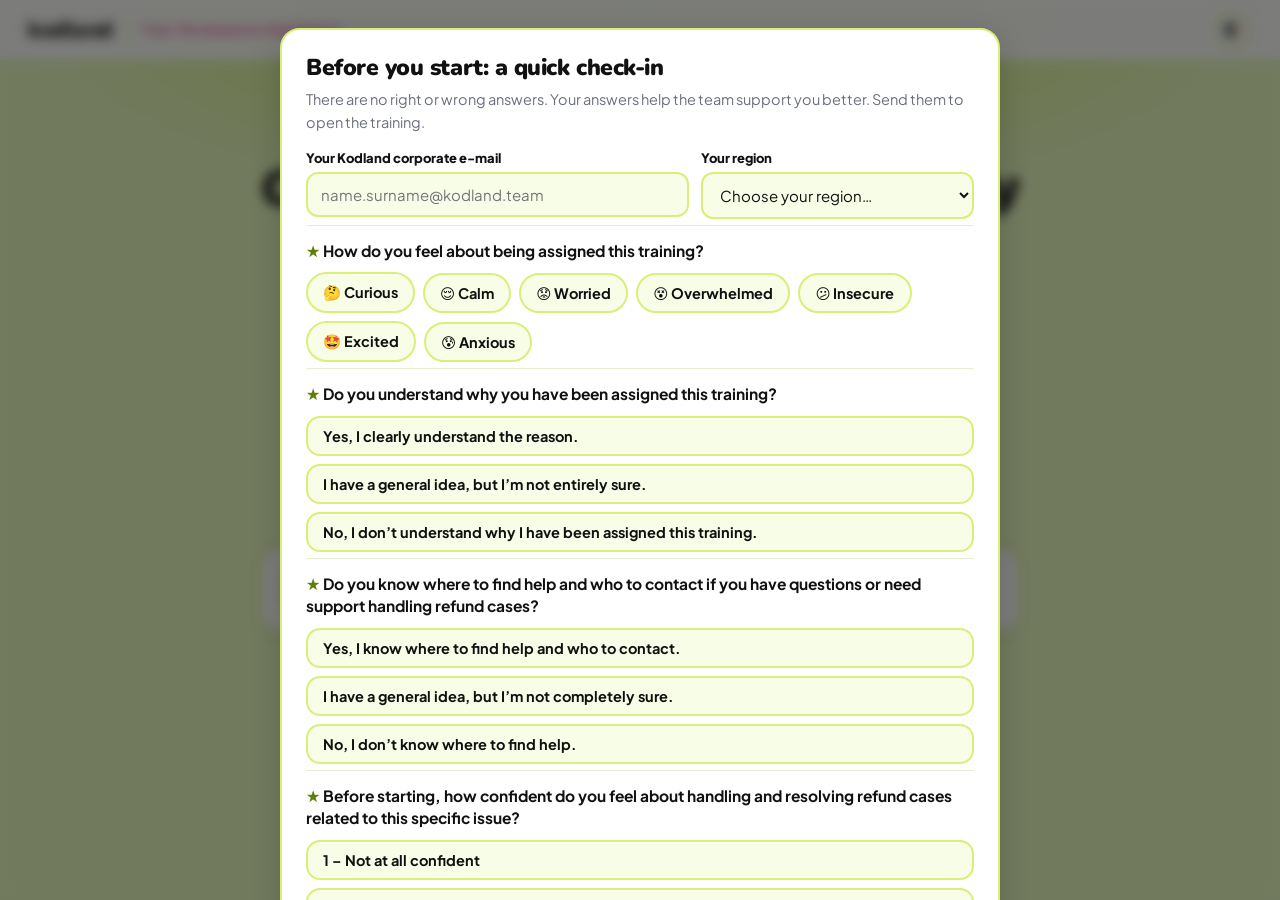
<file: index.html>
<!DOCTYPE html>
<html lang="en">
<head>
<meta charset="UTF-8">
<meta name="viewport" content="width=device-width, initial-scale=1.0">
<title>Mini-Training · Disengagement — Kodland Tutor Training</title>
<link rel="preconnect" href="https://fonts.googleapis.com"><link rel="preconnect" href="https://fonts.gstatic.com" crossorigin>
<link href="https://fonts.googleapis.com/css2?family=Baloo+2:wght@600;700;800&family=Inter:wght@400;500;600;700;800&family=Nunito:wght@700;800;900&family=Plus+Jakarta+Sans:wght@400;500;600;700;800&display=swap" rel="stylesheet">
<link rel="stylesheet" href="assets/style.css">
<link rel="stylesheet" href="assets/theme.css">
<style>:root,:root[data-theme="dark"]{--pink:#E24E93;--pink-d:#C93876;--coral:#E24E93;--coral-d:#C93876}:root:not([data-theme="dark"]){--pink-l:#FBE6F0}</style>
<script src="assets/td-gate.js" defer></script>
</head>
<body>

<!-- HOME -->
<div id="screen-home" class="screen active">
  <nav class="nav">
    <a class="logo" href="#" onclick="goHome();return false;">
      <span class="logo-mark">kodland</span>
      <span class="logo-div"></span>
      <span class="logo-sub" data-i18n="logoSub"></span>
    </a>
    <div class="nav-r">
      <button class="tbtn" onclick="toggleTheme()">🌓</button>
    </div>
  </nav>
  <div class="hero">
    <div class="hero-inner">
      <div class="eyebrow" data-i18n="heroEyebrow"></div>
      <h1 data-i18n-html="heroTitle"></h1>
      <p data-i18n="heroIntro"></p>
      <div class="hero-art" id="heroArt"></div>
      <div class="hero-cards">
        <div class="hcard"><span class="hc-ic">🧑‍💻</span><div data-i18n-html="heroCard1"></div></div>
        <div class="hcard"><span class="hc-ic">🧪</span><div data-i18n-html="heroCard2"></div></div>
      </div>
      <p class="hero-work" data-i18n="heroWork" style="font-size:14.5px;font-weight:700"></p>
      <button class="start-btn" onclick="goDashboard()" data-i18n="startBtn"></button>
    </div>
  </div>
</div>

<!-- DASHBOARD -->
<div id="screen-path" class="screen">
  <nav class="nav">
    <a class="logo" href="#" onclick="goHome();return false;">
      <span class="logo-mark">kodland</span>
      <span class="logo-div"></span>
      <span class="logo-sub" data-i18n="logoSub"></span>
    </a>
    <div class="nav-r">
      <span id="ntag" style="font-size:13px;color:var(--text-muted);font-weight:700;display:none"></span>
      <button class="tbtn" onclick="devUnlockAll()" data-i18n-title="devTitle" title="">🔓</button>
      <button class="tbtn" onclick="toggleTheme()">🌓</button>
    </div>
  </nav>
  <div class="msec">
    <div class="slbl" data-i18n="pathLabel"></div>
    <div class="pbar"><b id="pbCount">0/6</b><div class="ptrack"><i id="pbFill"></i></div><span data-i18n="pbLabel"></span></div>
    <div class="grid" id="mgrid"></div>
  </div>
</div>

<!-- CONTENT -->
<div id="screen-content" class="screen">
  <nav class="nav">
    <a class="logo" href="#" onclick="goHome();return false;">
      <span class="logo-mark">kodland</span>
      <span class="logo-div"></span>
      <span class="logo-sub" data-i18n="logoSub"></span>
    </a>
    <div class="nav-r">
      <button class="tbtn" onclick="goDashboard()" data-i18n-title="backToPath" title="">🏠</button>
      <button class="tbtn" onclick="toggleTheme()">🌓</button>
    </div>
  </nav>
  <div class="cbody" id="contentBody"></div>
</div>

<!-- RESULTS -->
<div id="screen-results" class="screen">
  <nav class="nav">
    <a class="logo" href="#" onclick="goHome();return false;">
      <span class="logo-mark">kodland</span><span class="logo-div"></span><span class="logo-sub" data-i18n="logoSub"></span>
    </a>
    <div class="nav-r"><button class="tbtn" onclick="toggleTheme()">🌓</button></div>
  </nav>
  <div class="rbody" id="resultsBody"></div>
</div>


<canvas id="confetti"></canvas>

<script>window.PROG_KEY_OVERRIDE='kl-mt-no_interest-progress'; window.HERO_ART={ill:'chat',orbs:['🎮','💡','⭐','🛟']};</script>
<script src="assets/content-en.js"></script>
<script src="assets/surveys-v2.js"></script>
<script src="assets/engine.js"></script>
</body>
</html>
</file>
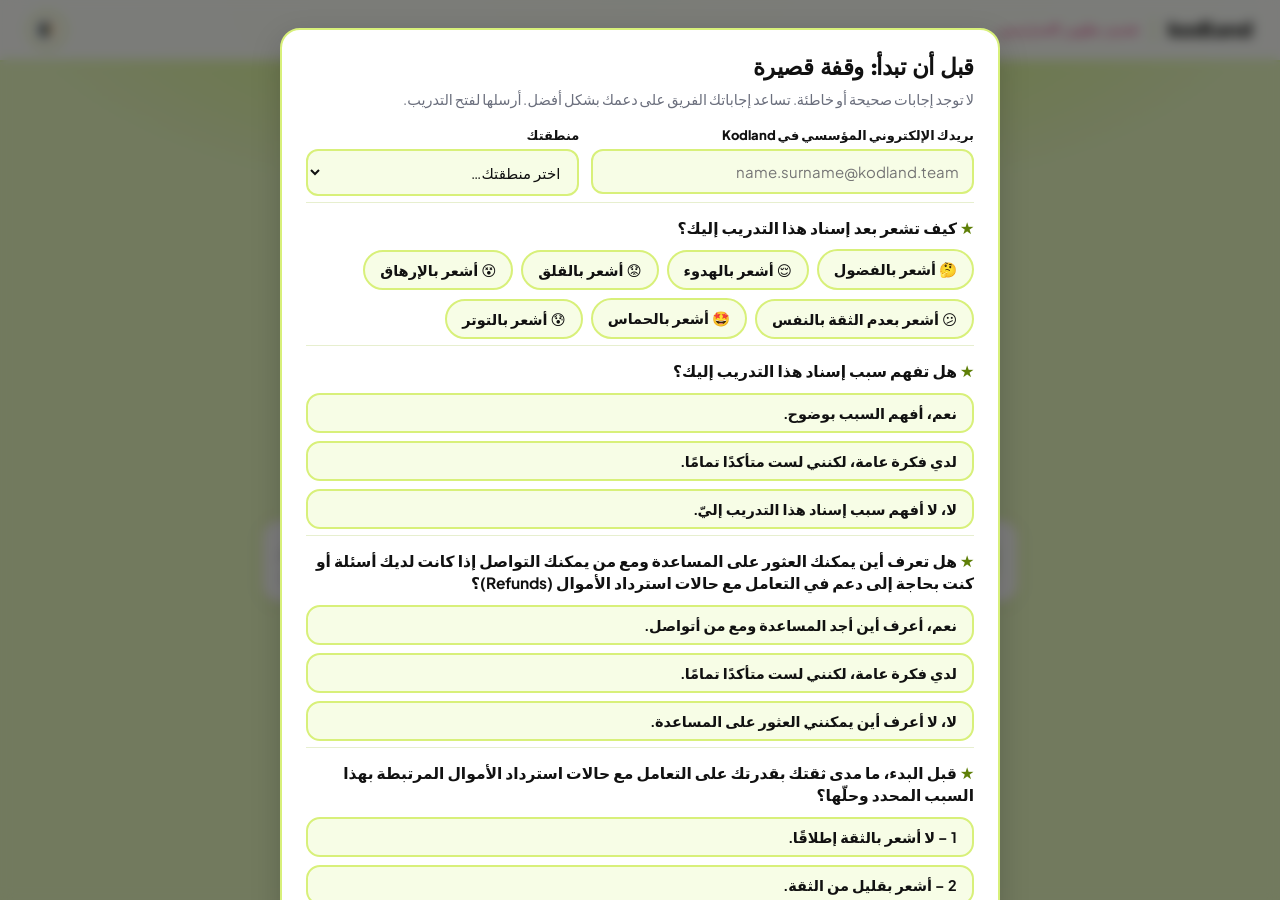
<file: ar.html>
<!DOCTYPE html>
<html lang="ar">
<head>
<meta charset="UTF-8">
<meta name="viewport" content="width=device-width, initial-scale=1.0">
<title>Mini-Training · Disengagement — Kodland Tutor Training</title>
<link rel="preconnect" href="https://fonts.googleapis.com"><link rel="preconnect" href="https://fonts.gstatic.com" crossorigin>
<link href="https://fonts.googleapis.com/css2?family=Baloo+2:wght@600;700;800&family=Inter:wght@400;500;600;700;800&family=Nunito:wght@700;800;900&family=Plus+Jakarta+Sans:wght@400;500;600;700;800&display=swap" rel="stylesheet">
<link rel="stylesheet" href="assets/style.css">
<link rel="stylesheet" href="assets/theme.css">
<style>:root,:root[data-theme="dark"]{--pink:#E24E93;--pink-d:#C93876;--coral:#E24E93;--coral-d:#C93876}:root:not([data-theme="dark"]){--pink-l:#FBE6F0}</style>
<script src="assets/td-gate.js" defer></script>
</head>
<body>

<!-- HOME -->
<div id="screen-home" class="screen active">
  <nav class="nav">
    <a class="logo" href="#" onclick="goHome();return false;">
      <span class="logo-mark">kodland</span>
      <span class="logo-div"></span>
      <span class="logo-sub" data-i18n="logoSub"></span>
    </a>
    <div class="nav-r">
      <button class="tbtn" onclick="toggleTheme()">🌓</button>
    </div>
  </nav>
  <div class="hero">
    <div class="hero-inner">
      <div class="eyebrow" data-i18n="heroEyebrow"></div>
      <h1 data-i18n-html="heroTitle"></h1>
      <p data-i18n="heroIntro"></p>
      <div class="hero-art" id="heroArt"></div>
      <div class="hero-cards">
        <div class="hcard"><span class="hc-ic">🧑‍💻</span><div data-i18n-html="heroCard1"></div></div>
        <div class="hcard"><span class="hc-ic">🧪</span><div data-i18n-html="heroCard2"></div></div>
      </div>
      <p class="hero-work" data-i18n="heroWork" style="font-size:14.5px;font-weight:700"></p>
      <button class="start-btn" onclick="goDashboard()" data-i18n="startBtn"></button>
    </div>
  </div>
</div>

<!-- DASHBOARD -->
<div id="screen-path" class="screen">
  <nav class="nav">
    <a class="logo" href="#" onclick="goHome();return false;">
      <span class="logo-mark">kodland</span>
      <span class="logo-div"></span>
      <span class="logo-sub" data-i18n="logoSub"></span>
    </a>
    <div class="nav-r">
      <span id="ntag" style="font-size:13px;color:var(--text-muted);font-weight:700;display:none"></span>
      <button class="tbtn" onclick="devUnlockAll()" data-i18n-title="devTitle" title="">🔓</button>
      <button class="tbtn" onclick="toggleTheme()">🌓</button>
    </div>
  </nav>
  <div class="msec">
    <div class="slbl" data-i18n="pathLabel"></div>
    <div class="pbar"><b id="pbCount">0/6</b><div class="ptrack"><i id="pbFill"></i></div><span data-i18n="pbLabel"></span></div>
    <div class="grid" id="mgrid"></div>
  </div>
</div>

<!-- CONTENT -->
<div id="screen-content" class="screen">
  <nav class="nav">
    <a class="logo" href="#" onclick="goHome();return false;">
      <span class="logo-mark">kodland</span>
      <span class="logo-div"></span>
      <span class="logo-sub" data-i18n="logoSub"></span>
    </a>
    <div class="nav-r">
      <button class="tbtn" onclick="goDashboard()" data-i18n-title="backToPath" title="">🏠</button>
      <button class="tbtn" onclick="toggleTheme()">🌓</button>
    </div>
  </nav>
  <div class="cbody" id="contentBody"></div>
</div>

<!-- RESULTS -->
<div id="screen-results" class="screen">
  <nav class="nav">
    <a class="logo" href="#" onclick="goHome();return false;">
      <span class="logo-mark">kodland</span><span class="logo-div"></span><span class="logo-sub" data-i18n="logoSub"></span>
    </a>
    <div class="nav-r"><button class="tbtn" onclick="toggleTheme()">🌓</button></div>
  </nav>
  <div class="rbody" id="resultsBody"></div>
</div>


<canvas id="confetti"></canvas>

<script>window.PROG_KEY_OVERRIDE='kl-mt-no_interest-progress'; window.HERO_ART={ill:'chat',orbs:['🎮','💡','⭐','🛟']};</script>
<script src="assets/content-ar.js"></script>
<script src="assets/surveys-v2.js"></script>
<script src="assets/engine.js"></script>
</body>
</html>
</file>
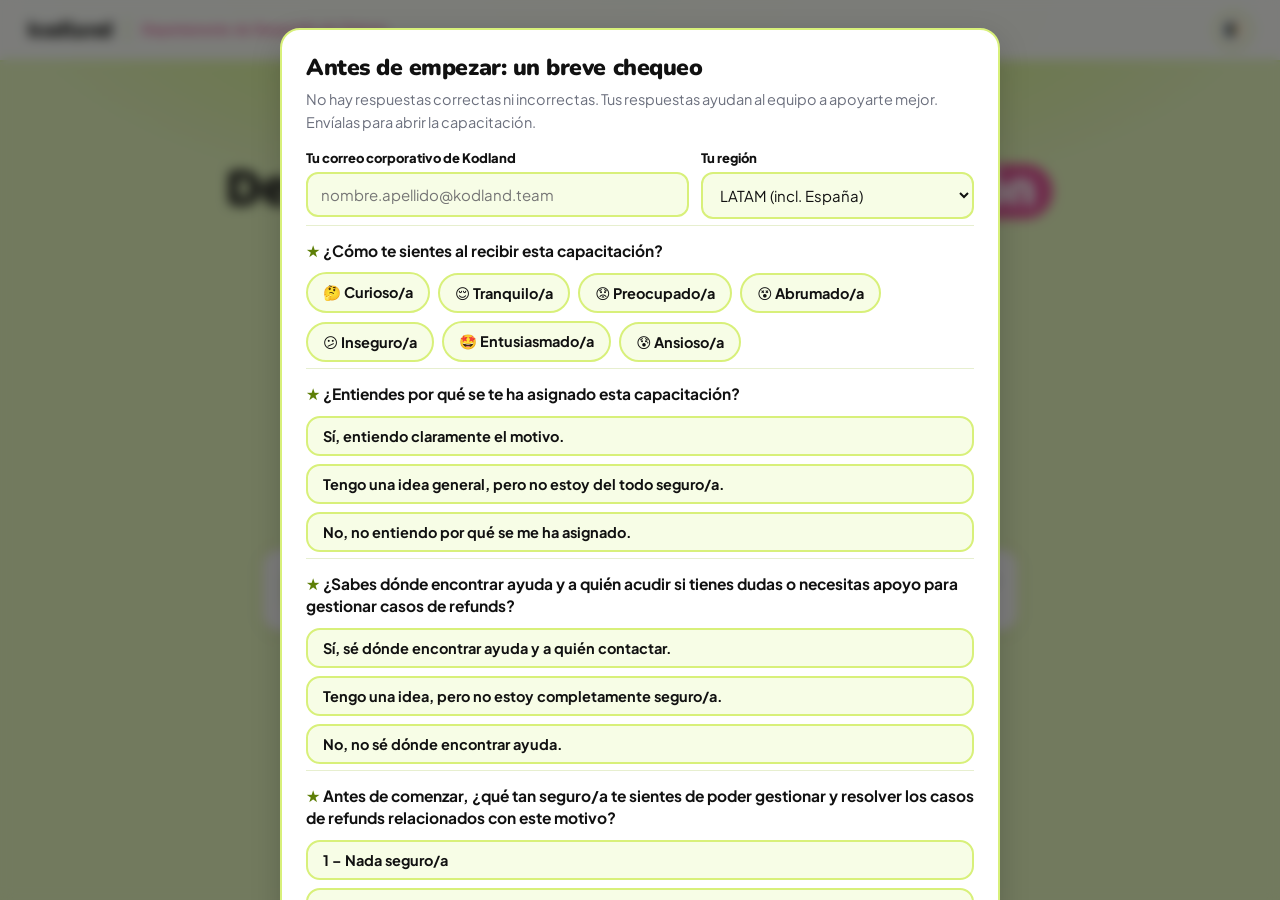
<file: es.html>
<!DOCTYPE html>
<html lang="es">
<head>
<meta charset="UTF-8">
<meta name="viewport" content="width=device-width, initial-scale=1.0">
<title>Mini-Training · Disengagement — Kodland Tutor Training</title>
<link rel="preconnect" href="https://fonts.googleapis.com"><link rel="preconnect" href="https://fonts.gstatic.com" crossorigin>
<link href="https://fonts.googleapis.com/css2?family=Baloo+2:wght@600;700;800&family=Inter:wght@400;500;600;700;800&family=Nunito:wght@700;800;900&family=Plus+Jakarta+Sans:wght@400;500;600;700;800&display=swap" rel="stylesheet">
<link rel="stylesheet" href="assets/style.css">
<link rel="stylesheet" href="assets/theme.css">
<style>:root,:root[data-theme="dark"]{--pink:#E24E93;--pink-d:#C93876;--coral:#E24E93;--coral-d:#C93876}:root:not([data-theme="dark"]){--pink-l:#FBE6F0}</style>
<script src="assets/td-gate.js" defer></script>
</head>
<body>

<!-- HOME -->
<div id="screen-home" class="screen active">
  <nav class="nav">
    <a class="logo" href="#" onclick="goHome();return false;">
      <span class="logo-mark">kodland</span>
      <span class="logo-div"></span>
      <span class="logo-sub" data-i18n="logoSub"></span>
    </a>
    <div class="nav-r">
      <button class="tbtn" onclick="toggleTheme()">🌓</button>
    </div>
  </nav>
  <div class="hero">
    <div class="hero-inner">
      <div class="eyebrow" data-i18n="heroEyebrow"></div>
      <h1 data-i18n-html="heroTitle"></h1>
      <p data-i18n="heroIntro"></p>
      <div class="hero-art" id="heroArt"></div>
      <div class="hero-cards">
        <div class="hcard"><span class="hc-ic">🧑‍💻</span><div data-i18n-html="heroCard1"></div></div>
        <div class="hcard"><span class="hc-ic">🧪</span><div data-i18n-html="heroCard2"></div></div>
      </div>
      <p class="hero-work" data-i18n="heroWork" style="font-size:14.5px;font-weight:700"></p>
      <button class="start-btn" onclick="goDashboard()" data-i18n="startBtn"></button>
    </div>
  </div>
</div>

<!-- DASHBOARD -->
<div id="screen-path" class="screen">
  <nav class="nav">
    <a class="logo" href="#" onclick="goHome();return false;">
      <span class="logo-mark">kodland</span>
      <span class="logo-div"></span>
      <span class="logo-sub" data-i18n="logoSub"></span>
    </a>
    <div class="nav-r">
      <span id="ntag" style="font-size:13px;color:var(--text-muted);font-weight:700;display:none"></span>
      <button class="tbtn" onclick="devUnlockAll()" data-i18n-title="devTitle" title="">🔓</button>
      <button class="tbtn" onclick="toggleTheme()">🌓</button>
    </div>
  </nav>
  <div class="msec">
    <div class="slbl" data-i18n="pathLabel"></div>
    <div class="pbar"><b id="pbCount">0/6</b><div class="ptrack"><i id="pbFill"></i></div><span data-i18n="pbLabel"></span></div>
    <div class="grid" id="mgrid"></div>
  </div>
</div>

<!-- CONTENT -->
<div id="screen-content" class="screen">
  <nav class="nav">
    <a class="logo" href="#" onclick="goHome();return false;">
      <span class="logo-mark">kodland</span>
      <span class="logo-div"></span>
      <span class="logo-sub" data-i18n="logoSub"></span>
    </a>
    <div class="nav-r">
      <button class="tbtn" onclick="goDashboard()" data-i18n-title="backToPath" title="">🏠</button>
      <button class="tbtn" onclick="toggleTheme()">🌓</button>
    </div>
  </nav>
  <div class="cbody" id="contentBody"></div>
</div>

<!-- RESULTS -->
<div id="screen-results" class="screen">
  <nav class="nav">
    <a class="logo" href="#" onclick="goHome();return false;">
      <span class="logo-mark">kodland</span><span class="logo-div"></span><span class="logo-sub" data-i18n="logoSub"></span>
    </a>
    <div class="nav-r"><button class="tbtn" onclick="toggleTheme()">🌓</button></div>
  </nav>
  <div class="rbody" id="resultsBody"></div>
</div>


<canvas id="confetti"></canvas>

<script>window.PROG_KEY_OVERRIDE='kl-mt-no_interest-progress'; window.HERO_ART={ill:'chat',orbs:['🎮','💡','⭐','🛟']};</script>
<script src="assets/content-es.js"></script>
<script src="assets/surveys-v2.js"></script>
<script src="assets/engine.js"></script>
</body>
</html>
</file>
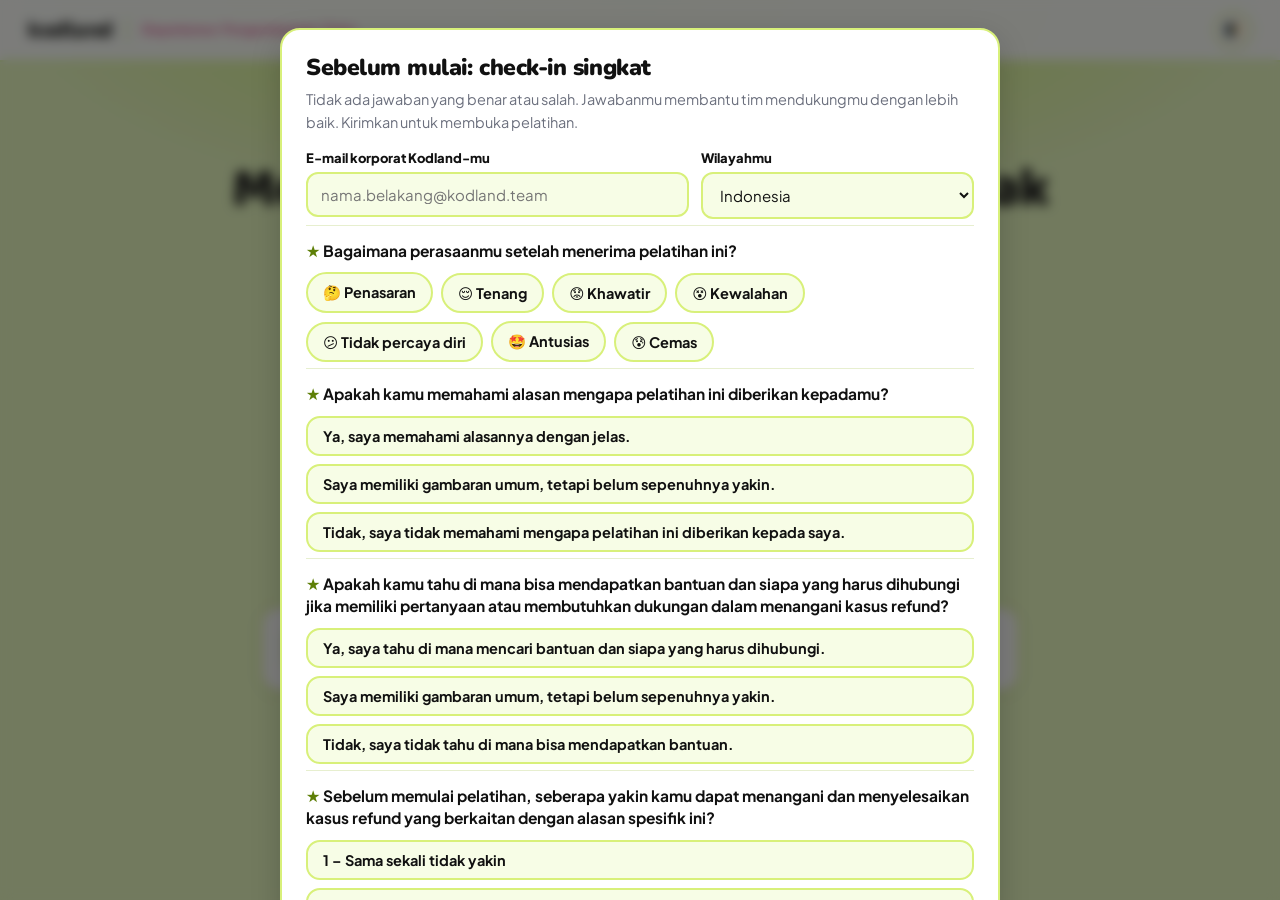
<file: id.html>
<!DOCTYPE html>
<html lang="id">
<head>
<meta charset="UTF-8">
<meta name="viewport" content="width=device-width, initial-scale=1.0">
<title>Mini-Training · Disengagement — Kodland Tutor Training</title>
<link rel="preconnect" href="https://fonts.googleapis.com"><link rel="preconnect" href="https://fonts.gstatic.com" crossorigin>
<link href="https://fonts.googleapis.com/css2?family=Baloo+2:wght@600;700;800&family=Inter:wght@400;500;600;700;800&family=Nunito:wght@700;800;900&family=Plus+Jakarta+Sans:wght@400;500;600;700;800&display=swap" rel="stylesheet">
<link rel="stylesheet" href="assets/style.css">
<link rel="stylesheet" href="assets/theme.css">
<style>:root,:root[data-theme="dark"]{--pink:#E24E93;--pink-d:#C93876;--coral:#E24E93;--coral-d:#C93876}:root:not([data-theme="dark"]){--pink-l:#FBE6F0}</style>
<script src="assets/td-gate.js" defer></script>
</head>
<body>

<!-- HOME -->
<div id="screen-home" class="screen active">
  <nav class="nav">
    <a class="logo" href="#" onclick="goHome();return false;">
      <span class="logo-mark">kodland</span>
      <span class="logo-div"></span>
      <span class="logo-sub" data-i18n="logoSub"></span>
    </a>
    <div class="nav-r">
      <button class="tbtn" onclick="toggleTheme()">🌓</button>
    </div>
  </nav>
  <div class="hero">
    <div class="hero-inner">
      <div class="eyebrow" data-i18n="heroEyebrow"></div>
      <h1 data-i18n-html="heroTitle"></h1>
      <p data-i18n="heroIntro"></p>
      <div class="hero-art" id="heroArt"></div>
      <div class="hero-cards">
        <div class="hcard"><span class="hc-ic">🧑‍💻</span><div data-i18n-html="heroCard1"></div></div>
        <div class="hcard"><span class="hc-ic">🧪</span><div data-i18n-html="heroCard2"></div></div>
      </div>
      <p class="hero-work" data-i18n="heroWork" style="font-size:14.5px;font-weight:700"></p>
      <button class="start-btn" onclick="goDashboard()" data-i18n="startBtn"></button>
    </div>
  </div>
</div>

<!-- DASHBOARD -->
<div id="screen-path" class="screen">
  <nav class="nav">
    <a class="logo" href="#" onclick="goHome();return false;">
      <span class="logo-mark">kodland</span>
      <span class="logo-div"></span>
      <span class="logo-sub" data-i18n="logoSub"></span>
    </a>
    <div class="nav-r">
      <span id="ntag" style="font-size:13px;color:var(--text-muted);font-weight:700;display:none"></span>
      <button class="tbtn" onclick="devUnlockAll()" data-i18n-title="devTitle" title="">🔓</button>
      <button class="tbtn" onclick="toggleTheme()">🌓</button>
    </div>
  </nav>
  <div class="msec">
    <div class="slbl" data-i18n="pathLabel"></div>
    <div class="pbar"><b id="pbCount">0/6</b><div class="ptrack"><i id="pbFill"></i></div><span data-i18n="pbLabel"></span></div>
    <div class="grid" id="mgrid"></div>
  </div>
</div>

<!-- CONTENT -->
<div id="screen-content" class="screen">
  <nav class="nav">
    <a class="logo" href="#" onclick="goHome();return false;">
      <span class="logo-mark">kodland</span>
      <span class="logo-div"></span>
      <span class="logo-sub" data-i18n="logoSub"></span>
    </a>
    <div class="nav-r">
      <button class="tbtn" onclick="goDashboard()" data-i18n-title="backToPath" title="">🏠</button>
      <button class="tbtn" onclick="toggleTheme()">🌓</button>
    </div>
  </nav>
  <div class="cbody" id="contentBody"></div>
</div>

<!-- RESULTS -->
<div id="screen-results" class="screen">
  <nav class="nav">
    <a class="logo" href="#" onclick="goHome();return false;">
      <span class="logo-mark">kodland</span><span class="logo-div"></span><span class="logo-sub" data-i18n="logoSub"></span>
    </a>
    <div class="nav-r"><button class="tbtn" onclick="toggleTheme()">🌓</button></div>
  </nav>
  <div class="rbody" id="resultsBody"></div>
</div>


<canvas id="confetti"></canvas>

<script>window.PROG_KEY_OVERRIDE='kl-mt-no_interest-progress'; window.HERO_ART={ill:'chat',orbs:['🎮','💡','⭐','🛟']};</script>
<script src="assets/content-id.js"></script>
<script src="assets/surveys-v2.js"></script>
<script src="assets/engine.js"></script>
</body>
</html>
</file>
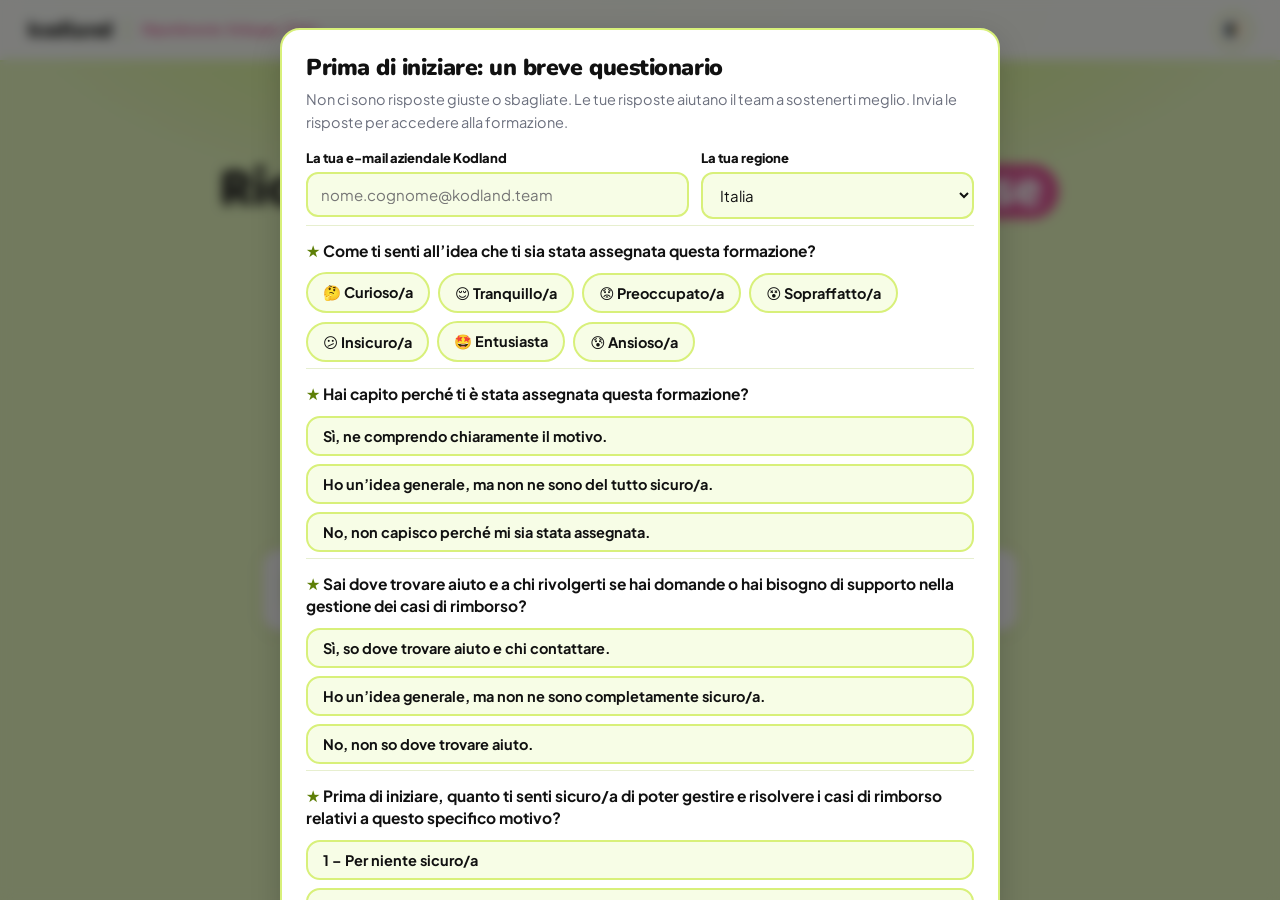
<file: it.html>
<!DOCTYPE html>
<html lang="it">
<head>
<meta charset="UTF-8">
<meta name="viewport" content="width=device-width, initial-scale=1.0">
<title>Mini-Training · Disengagement — Kodland Tutor Training</title>
<link rel="preconnect" href="https://fonts.googleapis.com"><link rel="preconnect" href="https://fonts.gstatic.com" crossorigin>
<link href="https://fonts.googleapis.com/css2?family=Baloo+2:wght@600;700;800&family=Inter:wght@400;500;600;700;800&family=Nunito:wght@700;800;900&family=Plus+Jakarta+Sans:wght@400;500;600;700;800&display=swap" rel="stylesheet">
<link rel="stylesheet" href="assets/style.css">
<link rel="stylesheet" href="assets/theme.css">
<style>:root,:root[data-theme="dark"]{--pink:#E24E93;--pink-d:#C93876;--coral:#E24E93;--coral-d:#C93876}:root:not([data-theme="dark"]){--pink-l:#FBE6F0}</style>
<script src="assets/td-gate.js" defer></script>
</head>
<body>

<!-- HOME -->
<div id="screen-home" class="screen active">
  <nav class="nav">
    <a class="logo" href="#" onclick="goHome();return false;">
      <span class="logo-mark">kodland</span>
      <span class="logo-div"></span>
      <span class="logo-sub" data-i18n="logoSub"></span>
    </a>
    <div class="nav-r">
      <button class="tbtn" onclick="toggleTheme()">🌓</button>
    </div>
  </nav>
  <div class="hero">
    <div class="hero-inner">
      <div class="eyebrow" data-i18n="heroEyebrow"></div>
      <h1 data-i18n-html="heroTitle"></h1>
      <p data-i18n="heroIntro"></p>
      <div class="hero-art" id="heroArt"></div>
      <div class="hero-cards">
        <div class="hcard"><span class="hc-ic">🧑‍💻</span><div data-i18n-html="heroCard1"></div></div>
        <div class="hcard"><span class="hc-ic">🧪</span><div data-i18n-html="heroCard2"></div></div>
      </div>
      <p class="hero-work" data-i18n="heroWork" style="font-size:14.5px;font-weight:700"></p>
      <button class="start-btn" onclick="goDashboard()" data-i18n="startBtn"></button>
    </div>
  </div>
</div>

<!-- DASHBOARD -->
<div id="screen-path" class="screen">
  <nav class="nav">
    <a class="logo" href="#" onclick="goHome();return false;">
      <span class="logo-mark">kodland</span>
      <span class="logo-div"></span>
      <span class="logo-sub" data-i18n="logoSub"></span>
    </a>
    <div class="nav-r">
      <span id="ntag" style="font-size:13px;color:var(--text-muted);font-weight:700;display:none"></span>
      <button class="tbtn" onclick="devUnlockAll()" data-i18n-title="devTitle" title="">🔓</button>
      <button class="tbtn" onclick="toggleTheme()">🌓</button>
    </div>
  </nav>
  <div class="msec">
    <div class="slbl" data-i18n="pathLabel"></div>
    <div class="pbar"><b id="pbCount">0/6</b><div class="ptrack"><i id="pbFill"></i></div><span data-i18n="pbLabel"></span></div>
    <div class="grid" id="mgrid"></div>
  </div>
</div>

<!-- CONTENT -->
<div id="screen-content" class="screen">
  <nav class="nav">
    <a class="logo" href="#" onclick="goHome();return false;">
      <span class="logo-mark">kodland</span>
      <span class="logo-div"></span>
      <span class="logo-sub" data-i18n="logoSub"></span>
    </a>
    <div class="nav-r">
      <button class="tbtn" onclick="goDashboard()" data-i18n-title="backToPath" title="">🏠</button>
      <button class="tbtn" onclick="toggleTheme()">🌓</button>
    </div>
  </nav>
  <div class="cbody" id="contentBody"></div>
</div>

<!-- RESULTS -->
<div id="screen-results" class="screen">
  <nav class="nav">
    <a class="logo" href="#" onclick="goHome();return false;">
      <span class="logo-mark">kodland</span><span class="logo-div"></span><span class="logo-sub" data-i18n="logoSub"></span>
    </a>
    <div class="nav-r"><button class="tbtn" onclick="toggleTheme()">🌓</button></div>
  </nav>
  <div class="rbody" id="resultsBody"></div>
</div>


<canvas id="confetti"></canvas>

<script>window.PROG_KEY_OVERRIDE='kl-mt-no_interest-progress'; window.HERO_ART={ill:'chat',orbs:['🎮','💡','⭐','🛟']};</script>
<script src="assets/content-it.js"></script>
<script src="assets/surveys-v2.js"></script>
<script src="assets/engine.js"></script>
</body>
</html>
</file>
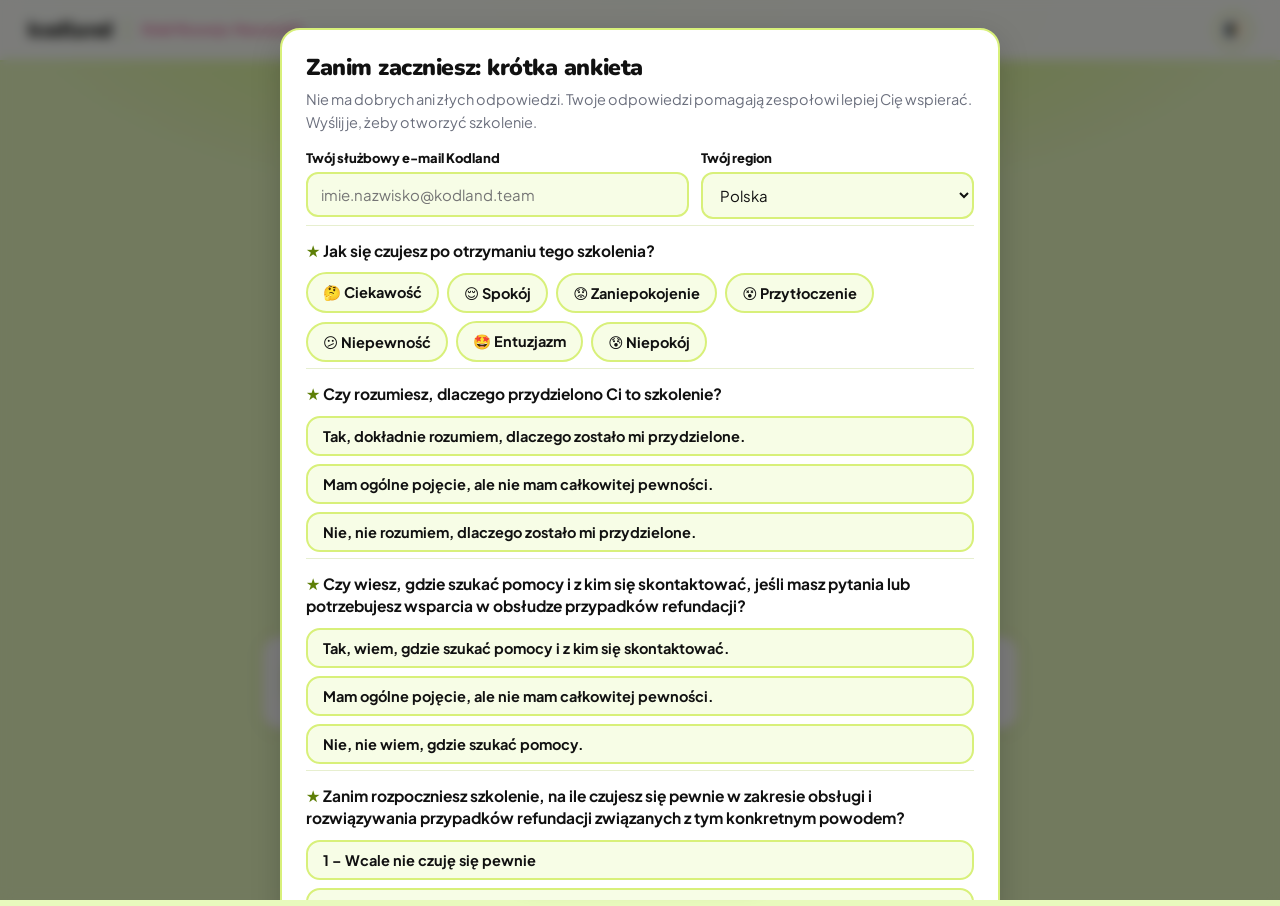
<file: pl.html>
<!DOCTYPE html>
<html lang="pl">
<head>
<meta charset="UTF-8">
<meta name="viewport" content="width=device-width, initial-scale=1.0">
<title>Mini-Training · Disengagement — Kodland Tutor Training</title>
<link rel="preconnect" href="https://fonts.googleapis.com"><link rel="preconnect" href="https://fonts.gstatic.com" crossorigin>
<link href="https://fonts.googleapis.com/css2?family=Baloo+2:wght@600;700;800&family=Inter:wght@400;500;600;700;800&family=Nunito:wght@700;800;900&family=Plus+Jakarta+Sans:wght@400;500;600;700;800&display=swap" rel="stylesheet">
<link rel="stylesheet" href="assets/style.css">
<link rel="stylesheet" href="assets/theme.css">
<style>:root,:root[data-theme="dark"]{--pink:#E24E93;--pink-d:#C93876;--coral:#E24E93;--coral-d:#C93876}:root:not([data-theme="dark"]){--pink-l:#FBE6F0}</style>
<script src="assets/td-gate.js" defer></script>
</head>
<body>

<!-- HOME -->
<div id="screen-home" class="screen active">
  <nav class="nav">
    <a class="logo" href="#" onclick="goHome();return false;">
      <span class="logo-mark">kodland</span>
      <span class="logo-div"></span>
      <span class="logo-sub" data-i18n="logoSub"></span>
    </a>
    <div class="nav-r">
      <button class="tbtn" onclick="toggleTheme()">🌓</button>
    </div>
  </nav>
  <div class="hero">
    <div class="hero-inner">
      <div class="eyebrow" data-i18n="heroEyebrow"></div>
      <h1 data-i18n-html="heroTitle"></h1>
      <p data-i18n="heroIntro"></p>
      <div class="hero-art" id="heroArt"></div>
      <div class="hero-cards">
        <div class="hcard"><span class="hc-ic">🧑‍💻</span><div data-i18n-html="heroCard1"></div></div>
        <div class="hcard"><span class="hc-ic">🧪</span><div data-i18n-html="heroCard2"></div></div>
      </div>
      <p class="hero-work" data-i18n="heroWork" style="font-size:14.5px;font-weight:700"></p>
      <button class="start-btn" onclick="goDashboard()" data-i18n="startBtn"></button>
    </div>
  </div>
</div>

<!-- DASHBOARD -->
<div id="screen-path" class="screen">
  <nav class="nav">
    <a class="logo" href="#" onclick="goHome();return false;">
      <span class="logo-mark">kodland</span>
      <span class="logo-div"></span>
      <span class="logo-sub" data-i18n="logoSub"></span>
    </a>
    <div class="nav-r">
      <span id="ntag" style="font-size:13px;color:var(--text-muted);font-weight:700;display:none"></span>
      <button class="tbtn" onclick="devUnlockAll()" data-i18n-title="devTitle" title="">🔓</button>
      <button class="tbtn" onclick="toggleTheme()">🌓</button>
    </div>
  </nav>
  <div class="msec">
    <div class="slbl" data-i18n="pathLabel"></div>
    <div class="pbar"><b id="pbCount">0/6</b><div class="ptrack"><i id="pbFill"></i></div><span data-i18n="pbLabel"></span></div>
    <div class="grid" id="mgrid"></div>
  </div>
</div>

<!-- CONTENT -->
<div id="screen-content" class="screen">
  <nav class="nav">
    <a class="logo" href="#" onclick="goHome();return false;">
      <span class="logo-mark">kodland</span>
      <span class="logo-div"></span>
      <span class="logo-sub" data-i18n="logoSub"></span>
    </a>
    <div class="nav-r">
      <button class="tbtn" onclick="goDashboard()" data-i18n-title="backToPath" title="">🏠</button>
      <button class="tbtn" onclick="toggleTheme()">🌓</button>
    </div>
  </nav>
  <div class="cbody" id="contentBody"></div>
</div>

<!-- RESULTS -->
<div id="screen-results" class="screen">
  <nav class="nav">
    <a class="logo" href="#" onclick="goHome();return false;">
      <span class="logo-mark">kodland</span><span class="logo-div"></span><span class="logo-sub" data-i18n="logoSub"></span>
    </a>
    <div class="nav-r"><button class="tbtn" onclick="toggleTheme()">🌓</button></div>
  </nav>
  <div class="rbody" id="resultsBody"></div>
</div>


<canvas id="confetti"></canvas>

<script>window.PROG_KEY_OVERRIDE='kl-mt-no_interest-progress'; window.HERO_ART={ill:'chat',orbs:['🎮','💡','⭐','🛟']};</script>
<script src="assets/content-pl.js"></script>
<script src="assets/surveys-v2.js"></script>
<script src="assets/engine.js"></script>
</body>
</html>
</file>
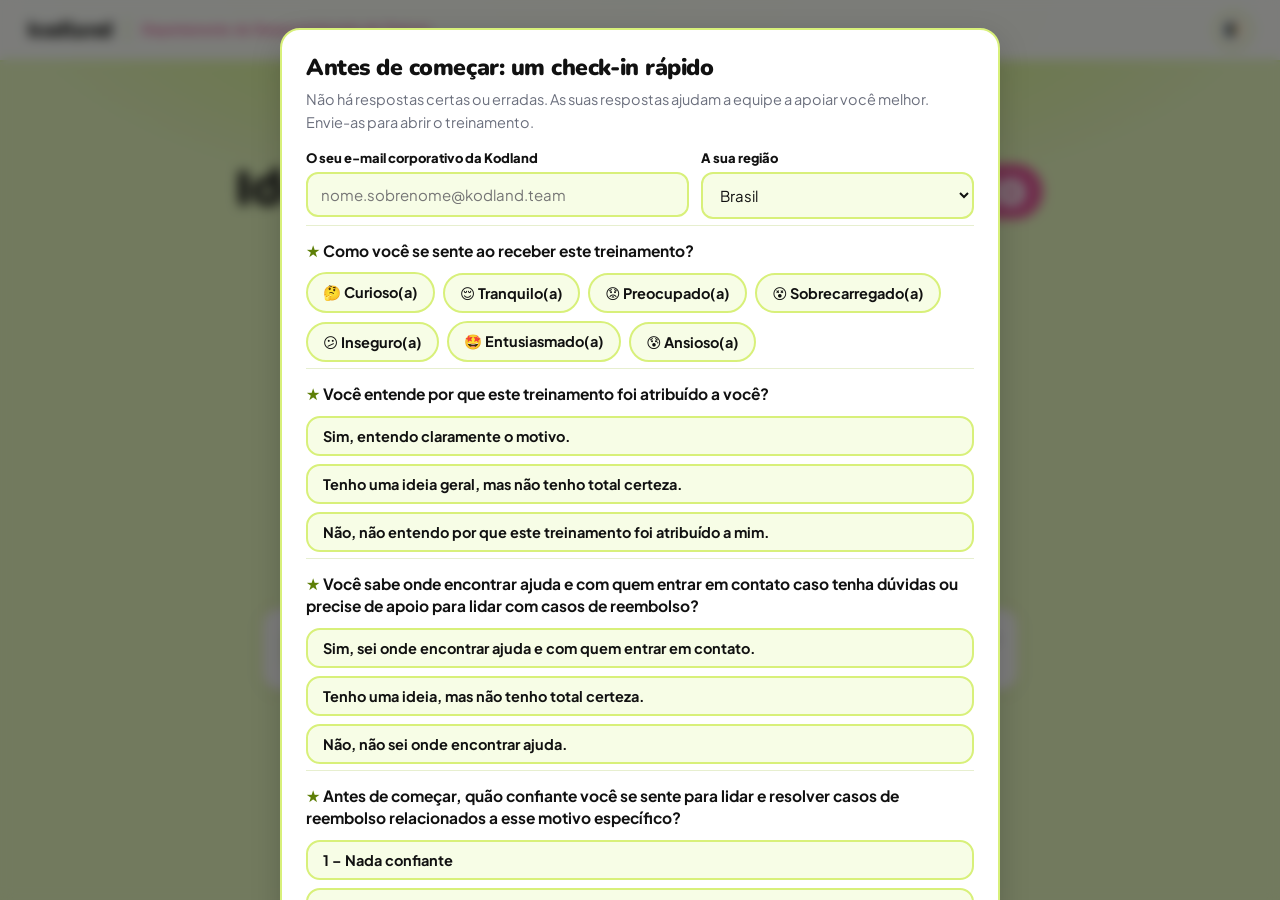
<file: pt.html>
<!DOCTYPE html>
<html lang="pt">
<head>
<meta charset="UTF-8">
<meta name="viewport" content="width=device-width, initial-scale=1.0">
<title>Mini-Training · Disengagement — Kodland Tutor Training</title>
<link rel="preconnect" href="https://fonts.googleapis.com"><link rel="preconnect" href="https://fonts.gstatic.com" crossorigin>
<link href="https://fonts.googleapis.com/css2?family=Baloo+2:wght@600;700;800&family=Inter:wght@400;500;600;700;800&family=Nunito:wght@700;800;900&family=Plus+Jakarta+Sans:wght@400;500;600;700;800&display=swap" rel="stylesheet">
<link rel="stylesheet" href="assets/style.css">
<link rel="stylesheet" href="assets/theme.css">
<style>:root,:root[data-theme="dark"]{--pink:#E24E93;--pink-d:#C93876;--coral:#E24E93;--coral-d:#C93876}:root:not([data-theme="dark"]){--pink-l:#FBE6F0}</style>
<script src="assets/td-gate.js" defer></script>
</head>
<body>

<!-- HOME -->
<div id="screen-home" class="screen active">
  <nav class="nav">
    <a class="logo" href="#" onclick="goHome();return false;">
      <span class="logo-mark">kodland</span>
      <span class="logo-div"></span>
      <span class="logo-sub" data-i18n="logoSub"></span>
    </a>
    <div class="nav-r">
      <button class="tbtn" onclick="toggleTheme()">🌓</button>
    </div>
  </nav>
  <div class="hero">
    <div class="hero-inner">
      <div class="eyebrow" data-i18n="heroEyebrow"></div>
      <h1 data-i18n-html="heroTitle"></h1>
      <p data-i18n="heroIntro"></p>
      <div class="hero-art" id="heroArt"></div>
      <div class="hero-cards">
        <div class="hcard"><span class="hc-ic">🧑‍💻</span><div data-i18n-html="heroCard1"></div></div>
        <div class="hcard"><span class="hc-ic">🧪</span><div data-i18n-html="heroCard2"></div></div>
      </div>
      <p class="hero-work" data-i18n="heroWork" style="font-size:14.5px;font-weight:700"></p>
      <button class="start-btn" onclick="goDashboard()" data-i18n="startBtn"></button>
    </div>
  </div>
</div>

<!-- DASHBOARD -->
<div id="screen-path" class="screen">
  <nav class="nav">
    <a class="logo" href="#" onclick="goHome();return false;">
      <span class="logo-mark">kodland</span>
      <span class="logo-div"></span>
      <span class="logo-sub" data-i18n="logoSub"></span>
    </a>
    <div class="nav-r">
      <span id="ntag" style="font-size:13px;color:var(--text-muted);font-weight:700;display:none"></span>
      <button class="tbtn" onclick="devUnlockAll()" data-i18n-title="devTitle" title="">🔓</button>
      <button class="tbtn" onclick="toggleTheme()">🌓</button>
    </div>
  </nav>
  <div class="msec">
    <div class="slbl" data-i18n="pathLabel"></div>
    <div class="pbar"><b id="pbCount">0/6</b><div class="ptrack"><i id="pbFill"></i></div><span data-i18n="pbLabel"></span></div>
    <div class="grid" id="mgrid"></div>
  </div>
</div>

<!-- CONTENT -->
<div id="screen-content" class="screen">
  <nav class="nav">
    <a class="logo" href="#" onclick="goHome();return false;">
      <span class="logo-mark">kodland</span>
      <span class="logo-div"></span>
      <span class="logo-sub" data-i18n="logoSub"></span>
    </a>
    <div class="nav-r">
      <button class="tbtn" onclick="goDashboard()" data-i18n-title="backToPath" title="">🏠</button>
      <button class="tbtn" onclick="toggleTheme()">🌓</button>
    </div>
  </nav>
  <div class="cbody" id="contentBody"></div>
</div>

<!-- RESULTS -->
<div id="screen-results" class="screen">
  <nav class="nav">
    <a class="logo" href="#" onclick="goHome();return false;">
      <span class="logo-mark">kodland</span><span class="logo-div"></span><span class="logo-sub" data-i18n="logoSub"></span>
    </a>
    <div class="nav-r"><button class="tbtn" onclick="toggleTheme()">🌓</button></div>
  </nav>
  <div class="rbody" id="resultsBody"></div>
</div>


<canvas id="confetti"></canvas>

<script>window.PROG_KEY_OVERRIDE='kl-mt-no_interest-progress'; window.HERO_ART={ill:'chat',orbs:['🎮','💡','⭐','🛟']};</script>
<script src="assets/content-pt.js"></script>
<script src="assets/surveys-v2.js"></script>
<script src="assets/engine.js"></script>
</body>
</html>
</file>
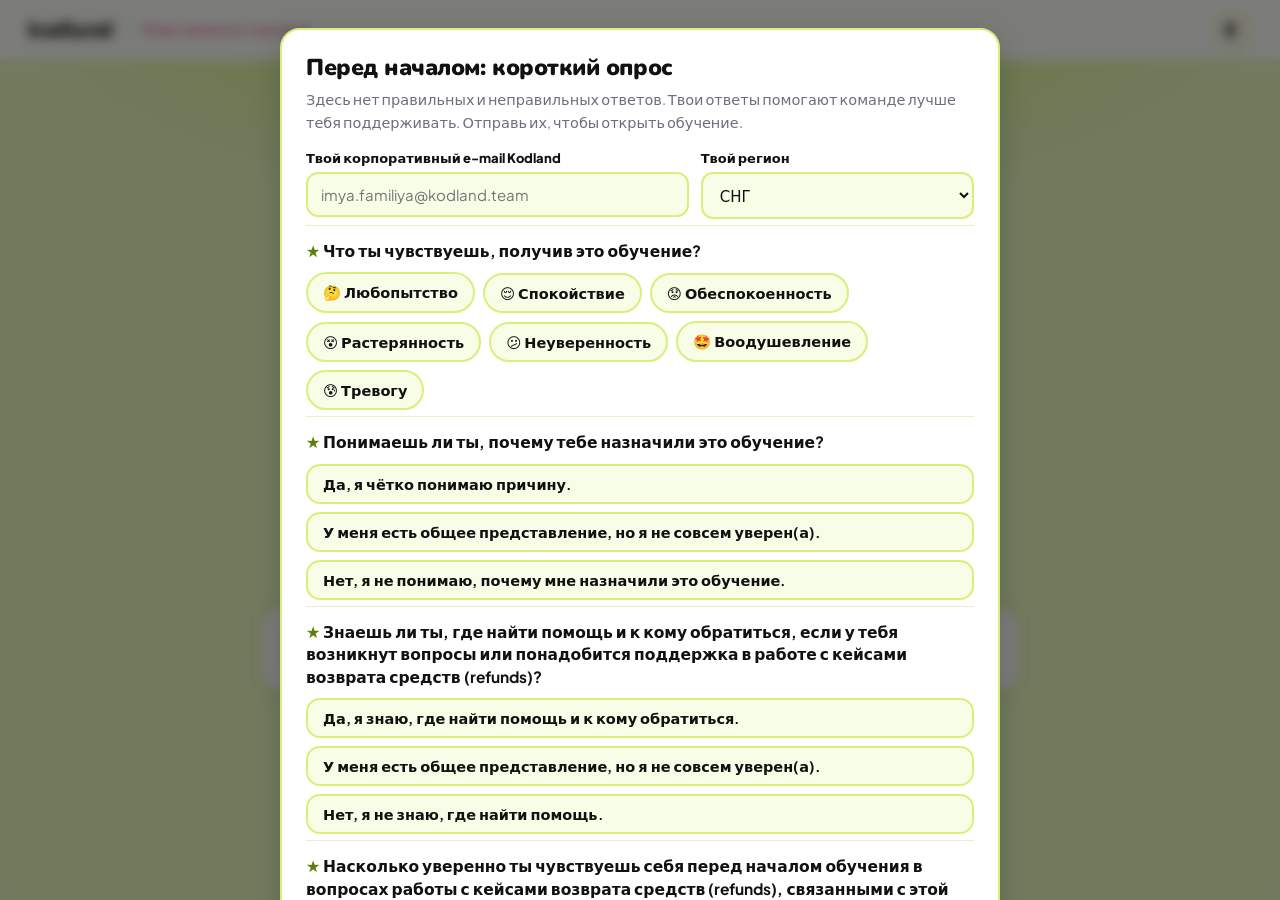
<file: ru.html>
<!DOCTYPE html>
<html lang="ru">
<head>
<meta charset="UTF-8">
<meta name="viewport" content="width=device-width, initial-scale=1.0">
<title>Mini-Training · Disengagement — Kodland Tutor Training</title>
<link rel="preconnect" href="https://fonts.googleapis.com"><link rel="preconnect" href="https://fonts.gstatic.com" crossorigin>
<link href="https://fonts.googleapis.com/css2?family=Baloo+2:wght@600;700;800&family=Inter:wght@400;500;600;700;800&family=Nunito:wght@700;800;900&family=Plus+Jakarta+Sans:wght@400;500;600;700;800&display=swap" rel="stylesheet">
<link rel="stylesheet" href="assets/style.css">
<link rel="stylesheet" href="assets/theme.css">
<style>:root,:root[data-theme="dark"]{--pink:#E24E93;--pink-d:#C93876;--coral:#E24E93;--coral-d:#C93876}:root:not([data-theme="dark"]){--pink-l:#FBE6F0}</style>
<script src="assets/td-gate.js" defer></script>
</head>
<body>

<!-- HOME -->
<div id="screen-home" class="screen active">
  <nav class="nav">
    <a class="logo" href="#" onclick="goHome();return false;">
      <span class="logo-mark">kodland</span>
      <span class="logo-div"></span>
      <span class="logo-sub" data-i18n="logoSub"></span>
    </a>
    <div class="nav-r">
      <button class="tbtn" onclick="toggleTheme()">🌓</button>
    </div>
  </nav>
  <div class="hero">
    <div class="hero-inner">
      <div class="eyebrow" data-i18n="heroEyebrow"></div>
      <h1 data-i18n-html="heroTitle"></h1>
      <p data-i18n="heroIntro"></p>
      <div class="hero-art" id="heroArt"></div>
      <div class="hero-cards">
        <div class="hcard"><span class="hc-ic">🧑‍💻</span><div data-i18n-html="heroCard1"></div></div>
        <div class="hcard"><span class="hc-ic">🧪</span><div data-i18n-html="heroCard2"></div></div>
      </div>
      <p class="hero-work" data-i18n="heroWork" style="font-size:14.5px;font-weight:700"></p>
      <button class="start-btn" onclick="goDashboard()" data-i18n="startBtn"></button>
    </div>
  </div>
</div>

<!-- DASHBOARD -->
<div id="screen-path" class="screen">
  <nav class="nav">
    <a class="logo" href="#" onclick="goHome();return false;">
      <span class="logo-mark">kodland</span>
      <span class="logo-div"></span>
      <span class="logo-sub" data-i18n="logoSub"></span>
    </a>
    <div class="nav-r">
      <span id="ntag" style="font-size:13px;color:var(--text-muted);font-weight:700;display:none"></span>
      <button class="tbtn" onclick="devUnlockAll()" data-i18n-title="devTitle" title="">🔓</button>
      <button class="tbtn" onclick="toggleTheme()">🌓</button>
    </div>
  </nav>
  <div class="msec">
    <div class="slbl" data-i18n="pathLabel"></div>
    <div class="pbar"><b id="pbCount">0/6</b><div class="ptrack"><i id="pbFill"></i></div><span data-i18n="pbLabel"></span></div>
    <div class="grid" id="mgrid"></div>
  </div>
</div>

<!-- CONTENT -->
<div id="screen-content" class="screen">
  <nav class="nav">
    <a class="logo" href="#" onclick="goHome();return false;">
      <span class="logo-mark">kodland</span>
      <span class="logo-div"></span>
      <span class="logo-sub" data-i18n="logoSub"></span>
    </a>
    <div class="nav-r">
      <button class="tbtn" onclick="goDashboard()" data-i18n-title="backToPath" title="">🏠</button>
      <button class="tbtn" onclick="toggleTheme()">🌓</button>
    </div>
  </nav>
  <div class="cbody" id="contentBody"></div>
</div>

<!-- RESULTS -->
<div id="screen-results" class="screen">
  <nav class="nav">
    <a class="logo" href="#" onclick="goHome();return false;">
      <span class="logo-mark">kodland</span><span class="logo-div"></span><span class="logo-sub" data-i18n="logoSub"></span>
    </a>
    <div class="nav-r"><button class="tbtn" onclick="toggleTheme()">🌓</button></div>
  </nav>
  <div class="rbody" id="resultsBody"></div>
</div>


<canvas id="confetti"></canvas>

<script>window.PROG_KEY_OVERRIDE='kl-mt-no_interest-progress'; window.HERO_ART={ill:'chat',orbs:['🎮','💡','⭐','🛟']};</script>
<script src="assets/content-ru.js"></script>
<script src="assets/surveys-v2.js"></script>
<script src="assets/engine.js"></script>
</body>
</html>
</file>
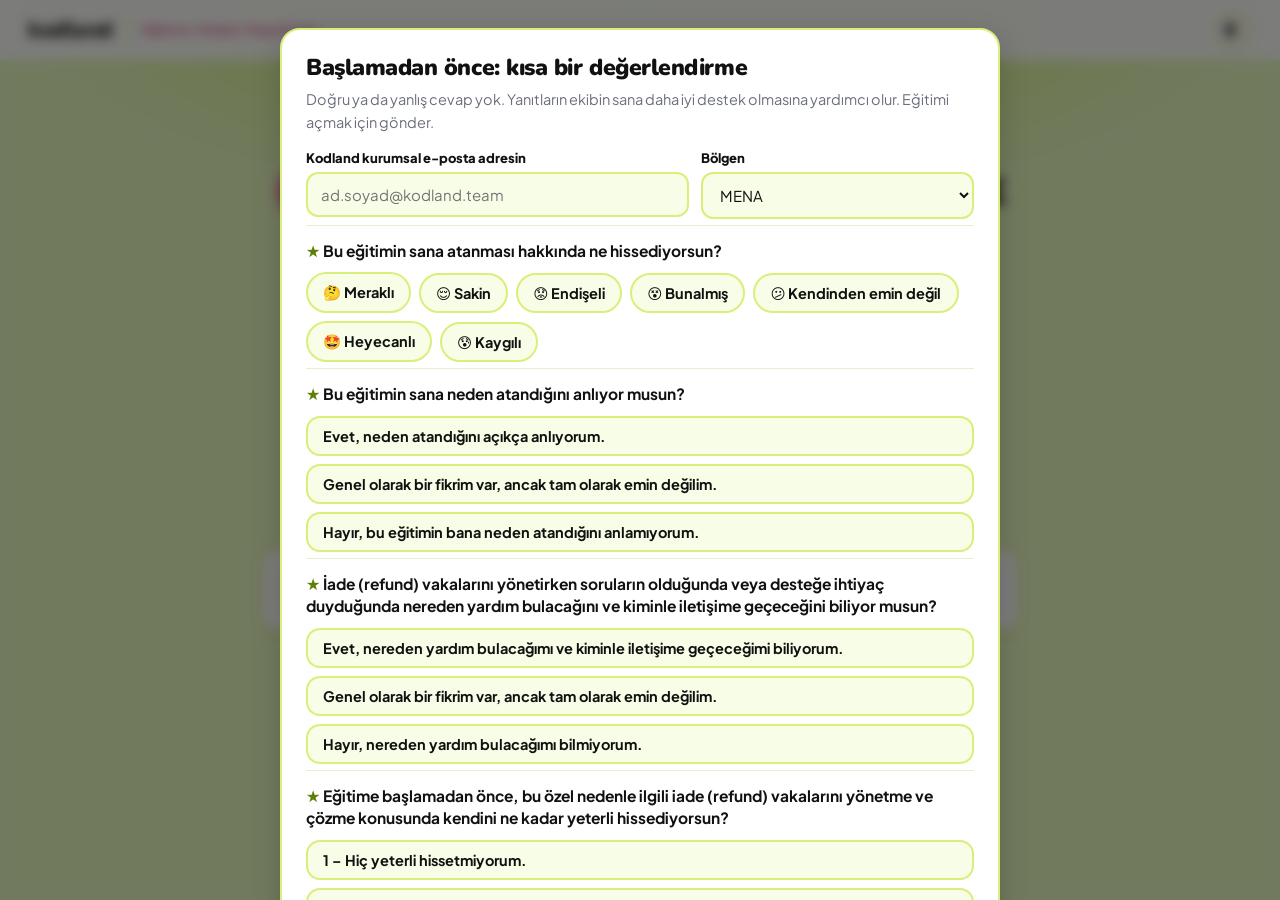
<file: tr.html>
<!DOCTYPE html>
<html lang="tr">
<head>
<meta charset="UTF-8">
<meta name="viewport" content="width=device-width, initial-scale=1.0">
<title>Mini-Training · Disengagement — Kodland Tutor Training</title>
<link rel="preconnect" href="https://fonts.googleapis.com"><link rel="preconnect" href="https://fonts.gstatic.com" crossorigin>
<link href="https://fonts.googleapis.com/css2?family=Baloo+2:wght@600;700;800&family=Inter:wght@400;500;600;700;800&family=Nunito:wght@700;800;900&family=Plus+Jakarta+Sans:wght@400;500;600;700;800&display=swap" rel="stylesheet">
<link rel="stylesheet" href="assets/style.css">
<link rel="stylesheet" href="assets/theme.css">
<style>:root,:root[data-theme="dark"]{--pink:#E24E93;--pink-d:#C93876;--coral:#E24E93;--coral-d:#C93876}:root:not([data-theme="dark"]){--pink-l:#FBE6F0}</style>
<script src="assets/td-gate.js" defer></script>
</head>
<body>

<!-- HOME -->
<div id="screen-home" class="screen active">
  <nav class="nav">
    <a class="logo" href="#" onclick="goHome();return false;">
      <span class="logo-mark">kodland</span>
      <span class="logo-div"></span>
      <span class="logo-sub" data-i18n="logoSub"></span>
    </a>
    <div class="nav-r">
      <button class="tbtn" onclick="toggleTheme()">🌓</button>
    </div>
  </nav>
  <div class="hero">
    <div class="hero-inner">
      <div class="eyebrow" data-i18n="heroEyebrow"></div>
      <h1 data-i18n-html="heroTitle"></h1>
      <p data-i18n="heroIntro"></p>
      <div class="hero-art" id="heroArt"></div>
      <div class="hero-cards">
        <div class="hcard"><span class="hc-ic">🧑‍💻</span><div data-i18n-html="heroCard1"></div></div>
        <div class="hcard"><span class="hc-ic">🧪</span><div data-i18n-html="heroCard2"></div></div>
      </div>
      <p class="hero-work" data-i18n="heroWork" style="font-size:14.5px;font-weight:700"></p>
      <button class="start-btn" onclick="goDashboard()" data-i18n="startBtn"></button>
    </div>
  </div>
</div>

<!-- DASHBOARD -->
<div id="screen-path" class="screen">
  <nav class="nav">
    <a class="logo" href="#" onclick="goHome();return false;">
      <span class="logo-mark">kodland</span>
      <span class="logo-div"></span>
      <span class="logo-sub" data-i18n="logoSub"></span>
    </a>
    <div class="nav-r">
      <span id="ntag" style="font-size:13px;color:var(--text-muted);font-weight:700;display:none"></span>
      <button class="tbtn" onclick="devUnlockAll()" data-i18n-title="devTitle" title="">🔓</button>
      <button class="tbtn" onclick="toggleTheme()">🌓</button>
    </div>
  </nav>
  <div class="msec">
    <div class="slbl" data-i18n="pathLabel"></div>
    <div class="pbar"><b id="pbCount">0/6</b><div class="ptrack"><i id="pbFill"></i></div><span data-i18n="pbLabel"></span></div>
    <div class="grid" id="mgrid"></div>
  </div>
</div>

<!-- CONTENT -->
<div id="screen-content" class="screen">
  <nav class="nav">
    <a class="logo" href="#" onclick="goHome();return false;">
      <span class="logo-mark">kodland</span>
      <span class="logo-div"></span>
      <span class="logo-sub" data-i18n="logoSub"></span>
    </a>
    <div class="nav-r">
      <button class="tbtn" onclick="goDashboard()" data-i18n-title="backToPath" title="">🏠</button>
      <button class="tbtn" onclick="toggleTheme()">🌓</button>
    </div>
  </nav>
  <div class="cbody" id="contentBody"></div>
</div>

<!-- RESULTS -->
<div id="screen-results" class="screen">
  <nav class="nav">
    <a class="logo" href="#" onclick="goHome();return false;">
      <span class="logo-mark">kodland</span><span class="logo-div"></span><span class="logo-sub" data-i18n="logoSub"></span>
    </a>
    <div class="nav-r"><button class="tbtn" onclick="toggleTheme()">🌓</button></div>
  </nav>
  <div class="rbody" id="resultsBody"></div>
</div>


<canvas id="confetti"></canvas>

<script>window.PROG_KEY_OVERRIDE='kl-mt-no_interest-progress'; window.HERO_ART={ill:'chat',orbs:['🎮','💡','⭐','🛟']};</script>
<script src="assets/content-tr.js"></script>
<script src="assets/surveys-v2.js"></script>
<script src="assets/engine.js"></script>
</body>
</html>
</file>
<file: assets/style.css>
:root{
  --blue:#498BFF;--blue-d:#2E6FDB;--blue-l:#8FB8FF;
  --coral:#E24E93;--coral-d:#C93876;--pink-hover:#F2A6CB;--pink-hover-d:#D65FA0;
  --green:#D3FF5F;--green-d:#6B9A1E;--green-l:#E9FFB0;
  --ink:#262626;--ink2:#4A4A4A;--muted:#8A8A8A;
  --bg:#EAF7C8;--surface:#FFFFFF;--surface2:#F4FCE0;--border:#D8F07A;
  --text:var(--ink);--text2:var(--ink2);--text-muted:var(--muted);
  --nav-bg:rgba(255,255,255,0.94);--nav-b:#D8F07A;
  --shadow:0 2px 14px rgba(11,31,69,.08);--shadow-h:0 10px 30px rgba(18,59,132,.16);
  --hi-bg:#EEF5FF;--hi-b:#AECBF7;--hi-t:#123B9A;
  --opt-h:#EEF5FF;
  --ok-bg:#EAFBF1;--ok-b:#8FE3B4;--ok-t:#0F7A45;
  --no-bg:#FFF1EF;--no-b:#FFC3B8;--no-t:#B23A26;
  --cute-bg:#FFF9E1;--cute-b:#F6DE94;--cute-t:#8A6412;
  --onbg:var(--ink);--onbg2:var(--ink2);--onbg-muted:var(--muted);
  --r:16px;--rsm:10px;--rpill:999px;
}
[data-theme="dark"]{
  --ink:#ECECEC;--ink2:#B7B7C2;--muted:#8D8D99;
  --bg:#12141A;
  --coral:#F0629F;--coral-d:#E24E93;
  --surface:#1C1F27;--surface2:#242830;--border:#333A4A;
  --nav-bg:rgba(18,20,26,0.92);--nav-b:#2A2E3A;
  --shadow:0 2px 14px rgba(0,0,0,.45);--shadow-h:0 10px 30px rgba(0,0,0,.55);
  --hi-bg:rgba(73,139,255,.12);--hi-b:rgba(73,139,255,.4);--hi-t:#8FB8FF;
  --opt-h:#232838;
  --ok-bg:rgba(15,122,69,.15);--ok-b:rgba(15,122,69,.45);--ok-t:#6FE3A4;
  --no-bg:rgba(178,58,38,.15);--no-b:rgba(178,58,38,.45);--no-t:#FF8B76;
  --cute-bg:rgba(138,100,18,.18);--cute-b:rgba(138,100,18,.45);--cute-t:#F6DE94;
  --onbg:var(--ink);--onbg2:var(--ink2);--onbg-muted:var(--muted);
}
*{box-sizing:border-box;margin:0;padding:0}
html{scroll-behavior:smooth}
body{background:var(--bg);color:var(--text);font-family:'Inter',sans-serif;min-height:100vh;overflow-x:hidden;transition:background .25s,color .25s}
.screen{display:none;min-height:100vh;flex-direction:column}
.screen.active{display:flex}
.nav{display:flex;align-items:center;justify-content:space-between;padding:0 28px;height:66px;background:var(--nav-bg);backdrop-filter:blur(14px);border-bottom:2px solid var(--nav-b);position:sticky;top:0;z-index:100}
.logo{display:flex;align-items:center;gap:9px;text-decoration:none;flex-shrink:0}
.logo-mark{font-family:'Baloo 2',sans-serif;font-weight:800;font-size:22px;letter-spacing:-.5px;color:var(--blue);line-height:1;white-space:nowrap}
.logo-sub{font-family:'Inter',sans-serif;font-weight:700;font-size:12.5px;color:var(--coral);white-space:nowrap;line-height:1.3;max-width:180px}
.logo-div{width:1px;height:26px;background:var(--border);margin:0 5px}
.nav-r{display:flex;align-items:center;gap:8px;position:relative}
.tbtn{display:flex;align-items:center;justify-content:center;width:38px;height:38px;border-radius:50%;background:var(--surface);border:2px solid var(--border);color:var(--text2);font-size:15px;cursor:pointer;transition:all .15s;flex-shrink:0}
.tbtn:hover{border-color:var(--blue-l);background:var(--surface2)}
/* HERO */
.hero{padding:56px 40px 40px;text-align:center;position:relative;overflow:hidden}
.hero-inner{position:relative;max-width:640px;margin:0 auto}
.eyebrow{display:inline-flex;align-items:center;gap:6px;background:var(--surface);border:2px solid var(--border);border-radius:var(--rpill);padding:6px 16px;font-family:'Inter',sans-serif;font-size:12.5px;font-weight:800;color:var(--blue-d);margin-bottom:22px;text-transform:uppercase;letter-spacing:.5px}
.hero h1{font-family:'Baloo 2',sans-serif;font-size:clamp(32px,5.2vw,52px);font-weight:800;line-height:1.08;letter-spacing:-1px;color:var(--onbg);margin-bottom:16px}
.h-pill{display:inline-block;background:#E24E93;color:#fff;border-radius:var(--rpill);padding:2px 20px;margin:0 2px;font-size:.92em}
.hero p{color:#16261c;font-size:16px;line-height:1.65;margin-bottom:22px;max-width:560px;margin-left:auto;margin-right:auto;position:relative;z-index:1}
[data-theme="dark"] .hero p{color:var(--onbg2)}
.hero-reasons{max-width:560px;margin:0 auto 24px;text-align:left;display:flex;flex-direction:column;gap:10px}
.hr-item{display:flex;gap:13px;align-items:center;background:var(--surface);border:2px solid var(--border);border-radius:14px;padding:13px 17px;font-size:14.5px;color:var(--text2);line-height:1.55;box-shadow:var(--shadow)}
.hr-item .hr-ic{flex-shrink:0;font-size:18px;line-height:1;width:38px;height:38px;border-radius:50%;background:var(--hi-bg);display:flex;align-items:center;justify-content:center}
.hr-item:nth-child(2) .hr-ic{background:#E4F5D3}
.hr-item:nth-child(3) .hr-ic{background:#FFE9F2}
.start-btn{display:inline-block;padding:16px 38px;background:var(--blue);color:#fff;border:none;border-radius:var(--rpill);font-family:'Baloo 2',sans-serif;font-size:18px;font-weight:700;cursor:pointer;transition:all .15s;box-shadow:0 6px 20px rgba(20,120,60,.3);margin-top:4px}
.start-btn:hover{background:var(--pink-hover-d);transform:translateY(-2px);box-shadow:0 8px 24px rgba(212,160,23,.4)}
/* DASHBOARD */
.msec{padding:8px 32px 70px;max-width:1080px;margin:0 auto;width:100%}
.slbl{font-family:'Baloo 2',sans-serif;font-size:13px;font-weight:700;text-transform:uppercase;letter-spacing:1.5px;color:var(--onbg-muted);margin-bottom:16px;margin-top:4px}
.grid{display:grid;grid-template-columns:repeat(auto-fill,minmax(290px,1fr));gap:16px}
.mc{background:var(--surface);border:2px solid var(--border);border-radius:var(--r);overflow:hidden;cursor:pointer;transition:transform .2s,box-shadow .2s,border-color .2s;box-shadow:var(--shadow)}
.mc:hover:not(.locked){transform:translateY(-4px);box-shadow:var(--shadow-h)}
.mc.locked{opacity:.5;cursor:not-allowed}
.mc.done{border-color:var(--blue)}
.mc-stripe{height:7px}
.mc-body{padding:22px}
.mc-top{display:flex;align-items:center;justify-content:space-between;margin-bottom:9px}
.mc-num{font-size:12px;font-weight:800;letter-spacing:.8px;text-transform:uppercase;color:var(--text-muted)}
.mc-em{font-size:32px}
.mc-title{font-family:'Baloo 2',sans-serif;font-size:22px;font-weight:700;letter-spacing:-.2px;color:var(--text);margin-bottom:7px;line-height:1.15}
.mc-desc{font-size:14.5px;color:var(--text2);line-height:1.6}
.mc-foot{margin-top:16px;display:flex;align-items:center;justify-content:space-between}
.badge{font-family:'Inter',sans-serif;font-size:11px;font-weight:800;letter-spacing:.3px;padding:5px 13px;border-radius:var(--rpill);text-transform:uppercase}
.bd{background:#E4F5D3;color:var(--green-d);border:1.5px solid var(--green)}
.bs{background:var(--coral);color:#fff;border:1.5px solid var(--coral-d)}
.bl{background:var(--surface2);color:var(--text-muted);border:1.5px solid var(--border)}
.br{background:#DCEBFF;color:var(--blue-d);border:1.5px solid var(--blue-l)}
[data-theme="dark"] .bd{background:rgba(211,255,95,.15);color:var(--green);border-color:rgba(211,255,95,.4)}
[data-theme="dark"] .br{background:rgba(73,139,255,.15);color:var(--blue-l);border-color:rgba(73,139,255,.4)}
.stag{font-size:12.5px;color:var(--text-muted);font-weight:600}
.stag b{color:var(--text)}
/* CONTENT */
.cbody{padding:38px 40px 60px;max-width:820px;margin:0 auto;width:100%;flex:1}
.meyebrow{font-size:11.5px;font-weight:800;text-transform:uppercase;letter-spacing:1px;color:var(--onbg-muted);margin-bottom:9px}
.mh1{font-family:'Baloo 2',sans-serif;font-size:clamp(26px,4vw,38px);font-weight:800;letter-spacing:-.6px;line-height:1.12;color:var(--onbg);margin-bottom:16px}
.mobj{background:var(--surface);border:2px solid var(--border);border-left:5px solid var(--coral);border-radius:0 var(--rsm) var(--rsm) 0;padding:14px 18px;font-size:14.5px;color:var(--text2);line-height:1.6;margin-bottom:34px}
.mobj strong{color:var(--text)}
.sch{font-family:'Baloo 2',sans-serif;font-size:24px;font-weight:800;margin:44px 0 18px;color:var(--onbg);display:flex;align-items:center;gap:12px;letter-spacing:-.3px}
.sch::before{content:'';width:12px;height:12px;border-radius:4px;background:var(--coral);flex-shrink:0;transform:rotate(45deg)}
.sch::after{content:'';flex:1;height:3px;background:var(--coral);border-radius:2px;opacity:.4}
.card{background:var(--surface);border:2px solid var(--border);border-radius:var(--r);padding:19px 21px;margin-bottom:12px;box-shadow:var(--shadow)}
.card h4{font-family:'Baloo 2',sans-serif;font-size:15px;font-weight:700;color:var(--text);margin-bottom:8px}
.card p,.card li{font-size:14.5px;color:var(--text2);line-height:1.7}
.card ul,.card ol{padding-left:18px}
.card li{margin-bottom:6px}
.card p strong,.card li strong{color:var(--text)}
.card p{margin-bottom:10px}
.card p:last-child{margin-bottom:0}
.tbl-wrap{overflow-x:auto;margin-top:4px}
.card table{width:100%;border-collapse:collapse;font-size:13.6px;line-height:1.55}
.card th{text-align:left;padding:9px 11px;border-bottom:2px solid var(--border);font-family:'Baloo 2',sans-serif;font-size:12.8px;color:var(--text)}
.card td{padding:9px 11px;border-bottom:1px solid var(--border);color:var(--text2);vertical-align:top}
.card tr:last-child td{border-bottom:none}
.card.hi{background:var(--hi-bg);border-color:var(--hi-b)}
.card.hi h4{color:var(--hi-t);font-size:16.5px}
.card.hi p,.card.hi li{color:var(--hi-t);opacity:.92}
.card.ok{background:var(--ok-bg);border-color:var(--ok-b)}
.card.ok h4{color:var(--ok-t)}
.card.ok p,.card.ok li{color:var(--ok-t);opacity:.92}
.card.danger{background:var(--no-bg);border-color:var(--no-b)}
.card.danger h4{color:var(--no-t)}
.card.danger p,.card.danger li{color:var(--no-t);opacity:.92}
.card.danger th{color:var(--no-t);border-color:var(--no-b)}
.card.danger td{color:var(--no-t);opacity:.9;border-color:var(--no-b)}
.card.cute{background:var(--cute-bg);border-color:var(--cute-b)}
.card.cute h4{color:var(--cute-t);font-size:16.5px}
.card.cute p,.card.cute li{color:var(--cute-t);opacity:.92}
.acc-item{background:var(--surface);border:2px solid var(--border);border-radius:var(--r);margin-bottom:12px;box-shadow:var(--shadow);overflow:hidden}
.acc-item summary{cursor:pointer;list-style:none;padding:18px 22px;font-family:'Baloo 2',sans-serif;font-weight:700;font-size:16px;display:flex;align-items:center;justify-content:space-between;gap:10px}
.acc-item summary::-webkit-details-marker{display:none}
.acc-item summary::after{content:'▾';font-size:14px;color:var(--text-muted);flex-shrink:0;transition:transform .2s}
.acc-item[open] summary::after{transform:rotate(180deg)}
.acc-item .acc-body{padding:0 22px 20px}
.acc-big-title{font-family:'Baloo 2',sans-serif;font-weight:800;font-size:23px;margin:30px 0 16px;text-align:center}
.sib{padding:16px 18px}
.sib-head{display:flex;align-items:center;gap:14px;margin-bottom:10px}
.sib-ic{font-size:38px;line-height:1;flex-shrink:0;width:52px;height:52px;display:flex;align-items:center;justify-content:center;background:var(--surface2);border-radius:50%}
.sib-head h4{font-family:'Baloo 2',sans-serif;font-size:19px;font-weight:800;line-height:1.25;color:var(--text)}
.sib-body{font-size:13.5px;line-height:1.55}
.sib-body ul,.sib-body ol{margin:0;padding-left:20px}
.sib-body li{margin-bottom:5px}
.sib-body p{margin-bottom:6px}
.notice-line{display:flex;align-items:flex-start;gap:10px;background:var(--surface2);border-radius:var(--rsm);padding:12px 14px;margin-bottom:12px;font-size:13.5px;line-height:1.5}
.notice-line .nl-ic{font-size:22px;flex-shrink:0}
.doavoid{display:grid;grid-template-columns:1fr 1fr;gap:14px;margin-bottom:14px}
@media(max-width:600px){.doavoid{grid-template-columns:1fr}}
.doavoid .dobox,.doavoid .avoidbox{border-radius:var(--r);padding:18px 19px;box-shadow:var(--shadow)}
.doavoid .dobox{background:var(--ok-bg);border:2px solid var(--ok-b)}
.doavoid .avoidbox{background:var(--no-bg);border:2px solid var(--no-b)}
.doavoid h5{font-family:'Baloo 2',sans-serif;font-weight:800;font-size:14.5px;margin-bottom:11px;display:flex;align-items:center;gap:7px}
.doavoid .dobox h5{color:var(--ok-t)}
.doavoid .avoidbox h5{color:var(--no-t)}
.doavoid ul{list-style:none;padding:0;margin:0;display:flex;flex-direction:column;gap:10px}
.doavoid li{display:flex;gap:8px;font-size:13.6px;line-height:1.55}
.doavoid .dobox li{color:var(--ok-t)}
.doavoid .avoidbox li{color:var(--no-t)}
.doavoid li .lic{flex-shrink:0}
.doavoid em{opacity:.85}
.pattern-row{display:grid;grid-template-columns:repeat(3,1fr);gap:14px;margin-bottom:14px}
@media(max-width:760px){.pattern-row{grid-template-columns:1fr}}
.pattern-card{background:var(--surface);border:2px solid var(--border);border-radius:var(--r);padding:22px 20px;box-shadow:var(--shadow);text-align:center;display:flex;flex-direction:column}
.pattern-ic{font-size:38px;margin-bottom:10px}
.pattern-title{font-family:'Baloo 2',sans-serif;font-weight:800;font-size:16px;margin-bottom:9px;color:var(--text)}
.pattern-desc{font-size:12.8px;color:var(--text2);margin-bottom:12px;line-height:1.5;font-style:italic}
.pattern-note{font-size:12.8px;color:var(--text2);line-height:1.55;text-align:left;background:var(--surface2);border-radius:10px;padding:11px 13px;margin-top:auto}
.mobj-box{display:flex;gap:16px;align-items:flex-start;background:var(--surface);border:2px solid var(--border);border-radius:var(--r);padding:18px 20px;margin-bottom:34px;box-shadow:var(--shadow)}
.mobj-ic{width:46px;height:46px;border-radius:50%;background:var(--hi-bg);display:flex;align-items:center;justify-content:center;font-size:21px;flex-shrink:0}
.mobj-txt strong{font-family:'Baloo 2',sans-serif;font-size:11.5px;text-transform:uppercase;letter-spacing:.6px;color:var(--coral);display:block;margin-bottom:5px}
.mobj-txt p{font-size:14.5px;color:var(--text2);line-height:1.6;margin:0}
.mc-em-circle{width:54px;height:54px;border-radius:50%;display:flex;align-items:center;justify-content:center;font-size:27px;flex-shrink:0}
.co-star{background:#FFF6DC;border-color:#F4D883;color:#8A6412}
[data-theme="dark"] .co-star{background:rgba(244,216,131,.15);border-color:rgba(244,216,131,.4);color:#F4D883}
.step-flow{display:flex;align-items:stretch;gap:8px;margin-bottom:14px;flex-wrap:wrap}
.step-box{flex:1;min-width:160px;background:var(--surface);border:2px solid var(--border);border-radius:var(--r);padding:18px 15px;text-align:center;box-shadow:var(--shadow);display:flex;flex-direction:column;align-items:center;justify-content:flex-start}
.step-ic{font-size:32px;margin-bottom:9px}
.step-lbl{font-size:13px;color:var(--text2);line-height:1.45;font-weight:600}
.step-arrow{display:flex;align-items:center;justify-content:center;font-size:22px;color:var(--coral);flex:0 0 auto;font-weight:800}
@media(max-width:700px){.step-flow{flex-direction:column}.step-arrow{transform:rotate(90deg);margin:-4px auto}}
.bigstat{display:flex;gap:22px;align-items:center;background:var(--surface);border:2px solid var(--border);border-radius:var(--r);padding:24px 26px;margin-bottom:14px;box-shadow:var(--shadow)}
.bigstat-num{font-family:'Baloo 2',sans-serif;font-size:54px;font-weight:800;color:var(--blue-d);flex-shrink:0;line-height:1;min-width:110px;text-align:center}
.bigstat-txt{font-size:14px;color:var(--text2);line-height:1.65}
.bigstat-txt strong{color:var(--text)}
@media(max-width:560px){.bigstat{flex-direction:column;text-align:center}}
.ck-list{display:flex;flex-direction:column;gap:11px;background:var(--surface);border:2px solid var(--border);border-radius:var(--r);padding:18px 20px;margin-bottom:12px;box-shadow:var(--shadow)}
.ck-row{display:flex;gap:11px;align-items:flex-start;font-size:14px;color:var(--text2);line-height:1.55}
.ck-box{flex-shrink:0;font-size:18px;color:var(--blue-d);margin-top:-1px}
.nc-list{display:flex;flex-direction:column;gap:12px;margin-bottom:12px}
.nc-row{display:flex;gap:14px;align-items:flex-start;background:var(--surface);border:2px solid var(--border);border-radius:var(--r);padding:15px 18px;box-shadow:var(--shadow)}
.nc-num{flex-shrink:0;width:32px;height:32px;border-radius:50%;background:var(--blue-l);color:var(--blue-d);display:flex;align-items:center;justify-content:center;font-family:'Baloo 2',sans-serif;font-weight:800;font-size:15px}
.nc-txt{font-size:14px;color:var(--text2);line-height:1.6;padding-top:4px}
.mt-pic-crop{position:relative;overflow:hidden;border-radius:var(--r);border:2px solid var(--border);box-shadow:var(--shadow);margin:4px 0 14px;background:var(--surface)}
.mt-pic-crop img{position:absolute;display:block;max-width:none;height:auto}
.sib-strat{display:inline-flex;align-items:center;gap:6px;font-family:'Baloo 2',sans-serif;font-weight:800;font-size:15px;color:var(--coral-d);text-transform:uppercase;letter-spacing:.5px;margin:0 0 6px}
.dt{margin-bottom:16px;scroll-margin-top:90px}
.dt-bar{display:grid;grid-template-columns:repeat(auto-fit,minmax(150px,1fr));gap:10px;margin-bottom:14px}
@media(max-width:700px){.dt-bar{grid-template-columns:repeat(2,1fr)}}
.dt-btn{display:flex;flex-direction:column;align-items:center;gap:6px;background:var(--surface);border:2px solid var(--border);border-radius:var(--r);padding:14px 8px 12px;font-family:'Baloo 2',sans-serif;font-weight:800;font-size:14.5px;color:var(--text2);cursor:pointer;box-shadow:var(--shadow);transition:transform .15s,border-color .15s,background .15s}
.dt-btn:hover{transform:translateY(-2px)}
.dt-btn.on{border-color:var(--coral);background:var(--hi-bg);color:var(--text)}
.dt-btn-ic{font-size:36px;line-height:1}
.dt-btn-lbl{line-height:1.2;text-align:center}
.dt-panel{display:none}
.dt-panel.on{display:block;animation:dtIn .25s ease}
@keyframes dtIn{from{opacity:0;transform:translateY(6px)}to{opacity:1;transform:none}}
.dt-intro{display:flex;gap:16px;align-items:flex-start;background:var(--surface);border:2px solid var(--border);border-left:6px solid var(--coral);border-radius:var(--r);padding:18px 20px;margin-bottom:12px;box-shadow:var(--shadow)}
.dt-intro-ic{font-size:46px;line-height:1;flex-shrink:0}
.dt-intro-t{font-family:'Baloo 2',sans-serif;font-weight:800;font-size:20px;color:var(--text);margin-bottom:4px}
.dt-intro p{font-size:14.5px;color:var(--text2);line-height:1.65;margin:0}
.dt-intro p strong{color:var(--text)}
.dt-panel .icon-grid{grid-template-columns:repeat(auto-fit,minmax(300px,1fr))}
.dt-panel .icon-grid-item{padding:16px 16px}
.dt-panel .igi-ic{width:56px;height:56px;font-size:30px}
.dt-panel .igi-txt{font-size:14px}
.dt-next{display:block;margin:6px 0 0 auto;background:var(--coral);color:#fff;border:none;border-radius:999px;padding:11px 22px;font-family:'Baloo 2',sans-serif;font-weight:800;font-size:14.5px;cursor:pointer;box-shadow:var(--shadow)}
.dt-next:hover{background:var(--pink-hover-d)}
.dt-done{text-align:right;font-family:'Baloo 2',sans-serif;font-weight:800;font-size:14.5px;color:var(--green-d);margin-top:6px}
.co-body .cv-see{display:flex;gap:8px;align-items:flex-start;margin-bottom:8px}
.co-body .cv-do{display:flex;gap:8px;align-items:flex-start}
.co-body .cv-lbl{flex-shrink:0;font-size:15px}
.icon-grid{display:grid;grid-template-columns:repeat(auto-fit,minmax(220px,1fr));gap:12px;margin-bottom:12px}
.icon-grid-item{display:flex;gap:12px;align-items:flex-start;background:var(--surface);border:2px solid var(--border);border-radius:var(--r);padding:15px 16px;box-shadow:var(--shadow)}
.igi-ic{font-size:24px;flex-shrink:0;width:36px;height:36px;border-radius:50%;background:var(--hi-bg);display:flex;align-items:center;justify-content:center}
.igi-txt{font-size:13.5px;color:var(--text2);line-height:1.55}
.igi-txt strong{color:var(--text)}
.tl-wrap{display:flex;flex-direction:column;margin-bottom:14px}
.tl-item{display:flex;gap:14px;background:var(--surface);border:2px solid var(--border);border-radius:var(--r);padding:16px 18px;box-shadow:var(--shadow)}
.tl-ic{width:42px;height:42px;border-radius:50%;background:var(--hi-bg);display:flex;align-items:center;justify-content:center;font-size:20px;flex-shrink:0}
.tl-lbl{font-family:'Baloo 2',sans-serif;font-weight:800;font-size:12.5px;color:var(--coral-d);text-transform:uppercase;letter-spacing:.4px;margin-bottom:7px}
.tl-body{flex:1}
.tl-body ul{padding-left:18px;margin:0}
.tl-body li{font-size:13.5px;color:var(--text2);line-height:1.6;margin-bottom:5px}
.tl-body li:last-child{margin-bottom:0}
.tl-connector{width:2px;height:16px;background:var(--border);margin-left:39px}
.tbl-full{width:100vw;position:relative;left:50%;right:50%;margin-left:-50vw;margin-right:-50vw;padding:0 max(20px,calc(50vw - 570px));overflow-x:auto;box-sizing:border-box}
.tbl-full table{min-width:1100px}
.tbl-full .card{margin:0}
.tbl-full table tr:nth-child(even){background:var(--surface2)}
.tbl-full table th{position:sticky;top:0;background:var(--blue);color:#fff}
.rule-row{display:flex;flex-direction:column;gap:10px;margin-bottom:14px}
.rule-card{display:flex;gap:14px;align-items:flex-start;background:var(--surface);border:2px solid var(--border);border-left:5px solid var(--blue);border-radius:var(--r);padding:15px 18px;box-shadow:var(--shadow)}
.rule-num{width:32px;height:32px;border-radius:50%;background:var(--blue);color:#fff;font-family:'Baloo 2',sans-serif;font-weight:800;font-size:14px;display:flex;align-items:center;justify-content:center;flex-shrink:0}
.rule-ic{font-size:22px;flex-shrink:0}
.rule-txt{font-size:13.8px;color:var(--text2);line-height:1.55}
.rule-txt strong{color:var(--text)}
.bo-mock{background:#211E33;border-radius:16px;padding:22px 22px 18px;color:#EDEAF9;font-family:'Segoe UI',Inter,sans-serif;margin-bottom:14px;box-shadow:var(--shadow-h);position:relative;margin-top:10px}
.bo-mock-tag{position:absolute;top:-12px;left:18px;background:var(--coral);color:#fff;font-family:'Baloo 2',sans-serif;font-size:11px;font-weight:800;padding:5px 13px;border-radius:999px;text-transform:uppercase;letter-spacing:.4px;box-shadow:0 3px 8px rgba(0,0,0,.25)}
/* BO SIMULATION EMBED (breaks out of the content column on purpose) */
.sim-embed{position:relative;left:50%;right:50%;margin-left:-50vw;margin-right:-50vw;width:100vw;max-width:100vw;margin-top:18px;margin-bottom:22px}
.sim-embed-inner{max-width:1440px;margin:0 auto;padding:0 16px}
.sim-embed-tag{display:inline-block;background:var(--coral);color:#fff;font-family:'Baloo 2',sans-serif;font-size:11px;font-weight:800;padding:5px 13px;border-radius:999px;text-transform:uppercase;letter-spacing:.4px;margin-bottom:10px}
.sim-embed iframe{width:100%;height:480px;border:2px solid var(--border);border-radius:16px;box-shadow:var(--shadow-h);display:block;background:#211E33}
@media(max-width:760px){.sim-embed iframe{height:420px}}
.bo-tabs{display:flex;gap:8px;margin-bottom:14px;flex-wrap:wrap}
.bo-tab{padding:8px 16px;border-radius:8px;border:1px solid #3A3460;background:#2C2846;color:#C3BEDA;font-size:12.5px;font-weight:700;cursor:pointer;font-family:inherit}
.bo-tab.active{background:#498BFF;color:#fff;border-color:#498BFF}
.bo-field{display:flex;gap:10px;padding:9px 0;border-bottom:1px solid rgba(255,255,255,.07);font-size:13px;color:#C3BEDA}
.bo-field:last-child{border-bottom:none}
.bo-field b{color:#fff;min-width:110px;display:inline-block}
.bo-comment{background:#2C2846;border-radius:10px;padding:13px 15px;font-size:12.8px;color:#C3BEDA;line-height:1.65;margin-top:2px}
.bo-comment .role{display:inline-block;background:#3A3460;color:#AEB8FA;font-size:10px;font-weight:800;padding:2px 8px;border-radius:5px;margin-bottom:7px}
.bo-progress-head{display:flex;justify-content:space-between;align-items:flex-start;flex-wrap:wrap;gap:10px;margin-bottom:14px}
.bo-select{background:#342E56;border:1px solid #3A3460;color:#EDEAF9;padding:7px 12px;border-radius:8px;font-size:12.5px;font-family:inherit}
.bo-status{font-size:12px;color:#C3BEDA;display:flex;align-items:center;gap:4px;flex-wrap:wrap}
.bo-status b{color:#fff}
.bo-info-ic{width:22px;height:22px;border-radius:50%;background:#342E56;color:#8FB8FF;display:inline-flex;align-items:center;justify-content:center;font-size:12px;cursor:pointer;border:1px solid #3A3460;margin-left:4px}
.bo-grid-row{display:flex;align-items:center;gap:10px;margin-bottom:12px;flex-wrap:wrap}
.bo-mod-lbl{width:28px;font-weight:800;color:#fff;font-size:13px;flex-shrink:0}
.bo-cell-wrap{display:flex;flex-direction:column;align-items:center;gap:4px;width:66px}
.bo-cell-lbl{font-size:9.5px;color:#8B85A6}
.bo-cell{padding:6px 0;width:100%;text-align:center;border-radius:999px;font-size:11px;font-weight:700}
.bo-cell.attended{background:rgba(52,211,153,.18);color:#7FE8BE}
.bo-cell.absent{background:rgba(242,113,109,.2);color:#FF9C97}
.bo-cell.notsubmitted{background:rgba(242,140,109,.22);color:#FFA98F}
.bo-cell.reviewed{background:rgba(52,211,153,.18);color:#7FE8BE}
.bo-cell.next{background:#342E56;color:#6b6584}
.bo-mod-total{font-size:11.5px;color:#8B85A6;margin-left:4px}
.bo-legend{display:none;position:absolute;top:6px;right:0;background:#fff;color:#2a2540;border-radius:10px;padding:15px 17px;box-shadow:0 10px 30px rgba(0,0,0,.45);z-index:20;width:min(430px,90vw);font-size:12px}
.bo-legend.show{display:block}
.bo-legend-cols{display:grid;grid-template-columns:1fr 1fr;gap:16px}
.bo-legend h6{font-size:11px;text-transform:uppercase;letter-spacing:.4px;color:#8A84A3;margin-bottom:8px}
.bo-legend-row{display:flex;align-items:center;gap:7px;margin-bottom:7px;line-height:1.3}
.bo-legend-dot{width:10px;height:10px;border-radius:50%;flex-shrink:0}
@media(max-width:560px){.bo-legend-cols{grid-template-columns:1fr}.bo-cell-wrap{width:58px}}
.two-col{display:grid;grid-template-columns:1fr 1fr;gap:12px}
@media(max-width:600px){.two-col{grid-template-columns:1fr}}
.three-col{display:grid;grid-template-columns:1fr 1fr 1fr;gap:12px}
@media(max-width:760px){.three-col{grid-template-columns:1fr}}
.divider{border:none;border-top:2px solid var(--border);margin:34px 0}
.ctabtn{display:block;width:100%;padding:17px;background:var(--blue);color:#fff;border:none;border-radius:var(--rpill);font-family:'Baloo 2',sans-serif;font-size:18px;font-weight:700;cursor:pointer;transition:all .15s;margin-bottom:40px;margin-top:4px;box-shadow:0 4px 16px rgba(20,120,60,.28)}
.ctabtn:hover{background:var(--pink-hover-d);transform:translateY(-2px);box-shadow:0 6px 20px rgba(212,160,23,.4)}
.ctabtn:disabled{opacity:.4;cursor:not-allowed;transform:none;box-shadow:none}
@media(max-width:640px){.cbody,.msec,.hero{padding-left:18px;padding-right:18px}}
/* VIDEO SLOT (placeholder — no footage yet) */
.vslot{background:#000000;border:2px solid #2A2A2A;border-radius:var(--r);padding:22px 22px 20px;margin-bottom:12px;color:#EAEAEA}
.vslot-top{display:flex;align-items:center;gap:10px;margin-bottom:10px}
.vslot-ic{width:38px;height:38px;border-radius:50%;background:rgba(255,255,255,.08);display:flex;align-items:center;justify-content:center;font-size:17px;flex-shrink:0}
.vslot-title{font-family:'Baloo 2',sans-serif;font-weight:700;font-size:15px;color:#fff}
.vslot-meta{font-size:11.5px;color:#8FB8FF;text-transform:uppercase;letter-spacing:.5px;font-weight:800;margin-top:2px}
.vslot-frame{background:#000000;border:1px solid rgba(255,255,255,.15);border-radius:12px;padding:26px;text-align:center;margin-bottom:12px;overflow:hidden}
.vslot-frame .big{font-size:30px;margin-bottom:6px}
.vslot-frame .lbl{font-size:12.5px;color:#8FB8FF;font-weight:700}
.vslot-brief{font-size:13px;line-height:1.6;color:#CFCFCF;font-style:italic}
/* CALLOUT (guide-style emoji callouts) */
.callout{display:flex;gap:12px;border-radius:var(--rsm);padding:15px 17px;margin-bottom:12px;font-size:14.3px;line-height:1.68;border:1.5px solid}
.co-ic{font-size:19px;flex-shrink:0;margin-top:1px}
.co-body p{margin-bottom:8px}
.co-body p:last-child{margin-bottom:0}
.co-body ul,.co-body ol{padding-left:18px;margin-bottom:8px}
.co-body li{margin-bottom:4px}
.co-target{background:var(--hi-bg);border-color:var(--hi-b);color:var(--hi-t)}
.co-warn{background:#FFF6EE;border-color:#FBD9B0;color:#9A5B12}
[data-theme="dark"] .co-warn{background:rgba(154,91,18,.18);border-color:rgba(154,91,18,.45);color:#F5B971}
.co-danger{background:var(--no-bg);border-color:var(--no-b);color:var(--no-t)}
.co-ok{background:var(--ok-bg);border-color:var(--ok-b);color:var(--ok-t)}
.co-cute{background:var(--cute-bg);border-color:var(--cute-b);color:var(--cute-t)}
.co-idea{background:#EFFAFF;border-color:#B9E6FA;color:#0B5E85}
[data-theme="dark"] .co-idea{background:rgba(11,94,133,.18);border-color:rgba(11,94,133,.45);color:#7FD4F5}
.co-loop{background:var(--hi-bg);border-color:var(--hi-b);color:var(--hi-t)}
.co-body b,.co-body strong{color:inherit}
/* INTERACTION (selection-based exercises) */
.ix-wrap{background:var(--surface);border:2px solid var(--border);border-radius:var(--r);padding:24px;margin-bottom:16px;box-shadow:var(--shadow)}
.ix-badge{display:inline-flex;align-items:center;gap:6px;background:#DDF3E5;color:var(--blue-d);border:1.5px solid var(--blue-l);border-radius:var(--rpill);padding:5px 14px;font-size:11.5px;font-weight:800;text-transform:uppercase;letter-spacing:.4px;margin-bottom:14px}
[data-theme="dark"] .ix-badge{background:rgba(143,224,180,.15);color:var(--blue-l)}
.ix-title{font-family:'Baloo 2',sans-serif;font-size:18px;font-weight:800;color:var(--text);margin-bottom:8px}
.ix-instr{font-size:14px;color:var(--text2);line-height:1.6;margin-bottom:18px}
.ix-card{background:var(--surface2);border:2px solid var(--border);border-radius:var(--rsm);padding:14px 16px;margin-bottom:10px;font-size:14px;color:var(--text);cursor:pointer;transition:all .15s;line-height:1.55}
.ix-card:hover:not(.locked){border-color:var(--blue-l);transform:translateY(-1px)}
.ix-card.locked{cursor:default}
.ix-card.correct{background:var(--ok-bg);border-color:var(--ok-b);color:var(--ok-t)}
.ix-card.wrong{background:var(--no-bg);border-color:var(--no-b);color:var(--no-t)}
.ix-zones{display:grid;grid-template-columns:repeat(auto-fit,minmax(180px,1fr));gap:10px;margin-top:14px}
.ix-zone{border:2px dashed var(--border);border-radius:var(--rsm);padding:12px;text-align:center;font-family:'Baloo 2',sans-serif;font-weight:700;font-size:13px;color:var(--text2)}
.ix-zone-btn{display:block;width:100%;padding:9px 8px;margin-top:8px;border-radius:8px;border:2px solid var(--border2,var(--border));background:var(--surface);font-family:'Inter',sans-serif;font-weight:700;font-size:12.5px;cursor:pointer;color:var(--text2)}
.ix-zone-btn:hover:not(:disabled){border-color:var(--blue-l);color:var(--blue-d)}
.ix-zone-btn:disabled{opacity:.4;cursor:not-allowed}
.ix-zone-btn.correct-zone{opacity:1!important;background:var(--ok-bg);border-color:var(--ok-b);color:var(--ok-t)}
.ix-zone-btn.wrong-zone{opacity:1!important;background:var(--no-bg);border-color:var(--no-b);color:var(--no-t)}
.ix-fb{margin-top:8px;font-size:13px;line-height:1.55;border-radius:8px;padding:9px 12px}
.ix-fb.ok{background:var(--ok-bg);color:var(--ok-t)}
.ix-fb.bad{background:var(--no-bg);color:var(--no-t)}
.ix-progress{font-size:12.5px;color:var(--text-muted);font-weight:700;margin-top:14px;text-align:right}
.ix-nextbtn{display:none;margin-top:16px;width:100%;padding:14px;background:var(--blue);color:#fff;border:none;border-radius:var(--rpill);font-family:'Baloo 2',sans-serif;font-size:16px;font-weight:700;cursor:pointer}
.ix-nextbtn.show{display:block}
.ix-nextbtn:hover{background:var(--pink-hover-d)}
.ix-sim-link{display:flex;gap:16px;align-items:center;background:var(--hi-bg);border:2px solid var(--hi-b);border-radius:var(--r);padding:20px;margin-bottom:16px}
.ix-sim-link .em{font-size:34px;flex-shrink:0}
.ix-sim-link a.simbtn{display:inline-block;margin-top:8px;background:var(--blue);color:#fff;padding:10px 20px;border-radius:var(--rpill);font-family:'Baloo 2',sans-serif;font-weight:700;font-size:14px;text-decoration:none}
.ix-sim-link a.simbtn:hover{background:var(--pink-hover-d)}
/* QUIZ */
.qbody{padding:38px 40px;max-width:700px;margin:0 auto;width:100%;flex:1}
.qpt{height:8px;background:var(--surface2);border:1.5px solid var(--border);border-radius:var(--rpill);margin-bottom:38px;overflow:hidden}
.qpf{height:100%;background:linear-gradient(90deg,var(--blue),var(--coral));border-radius:var(--rpill);transition:width .4s ease}
.qctr{font-size:12.5px;font-weight:800;text-transform:uppercase;letter-spacing:1px;color:var(--onbg-muted);margin-bottom:11px}
.qtxt{font-family:'Baloo 2',sans-serif;font-size:22px;font-weight:700;letter-spacing:-.3px;line-height:1.35;margin-bottom:28px;color:var(--onbg)}
.qopts{display:flex;flex-direction:column;gap:11px}
.qopt{background:var(--surface);border:2px solid var(--border);border-radius:var(--r);padding:15px 19px;cursor:pointer;font-size:14.5px;color:var(--text);font-family:'Inter',sans-serif;font-weight:500;transition:all .15s;text-align:left;line-height:1.5;box-shadow:var(--shadow)}
.qopt:hover:not(.answered){background:var(--opt-h);border-color:var(--blue-l)}
.qopt.correct{background:var(--ok-bg);border-color:var(--ok-b);color:var(--ok-t)}
.qopt.wrong{background:var(--no-bg);border-color:var(--no-b);color:var(--no-t)}
.qopt.answered{cursor:default}
.qfb{display:none;margin-top:15px;border-radius:var(--rsm);padding:14px 17px;font-size:14.5px;line-height:1.6;border:2px solid}
.qfb.show{display:block}
.qfb.ok{background:var(--ok-bg);border-color:var(--ok-b);color:var(--ok-t)}
.qfb.bad{background:var(--no-bg);border-color:var(--no-b);color:var(--no-t)}
.qnxt{display:none;margin-top:19px;width:100%;padding:15px;background:var(--blue);color:#fff;border:none;border-radius:var(--rpill);font-family:'Baloo 2',sans-serif;font-size:17px;font-weight:700;cursor:pointer;transition:all .15s}
.qnxt.show{display:block}
.qnxt:hover{background:var(--pink-hover-d)}
/* RESULTS */
.rbody{padding:64px 40px;max-width:540px;margin:0 auto;text-align:center;flex:1}
.remi{font-size:66px;margin-bottom:15px}
.rtitle{font-family:'Baloo 2',sans-serif;font-size:31px;font-weight:800;letter-spacing:-.4px;color:var(--onbg)}
.rpct{font-family:'Baloo 2',sans-serif;font-size:64px;font-weight:800;line-height:1;margin:15px 0 7px}
.rpct.pass{color:var(--blue)}
.rpct.fail{color:var(--no-t)}
.rsub{color:var(--onbg2);font-size:15.5px;line-height:1.65;margin-bottom:32px}
.bdark{display:block;width:100%;padding:15px 24px;margin-bottom:10px;background:var(--blue);color:#fff;border:none;border-radius:var(--rpill);font-family:'Baloo 2',sans-serif;font-size:17px;font-weight:700;cursor:pointer;transition:all .15s}
.bdark:hover{background:var(--pink-hover-d)}
.bline{display:block;width:100%;padding:14px 24px;margin-bottom:10px;background:transparent;color:var(--text2);border:2px solid var(--border);border-radius:var(--rpill);font-family:'Inter',sans-serif;font-size:14.5px;font-weight:700;cursor:pointer;transition:all .15s}
.bline:hover{background:var(--surface2);color:var(--text);border-color:var(--blue-l)}
/* FEEDBACK SLIDERS (ungraded, end of exam) */
.fbq{background:var(--surface);border:2px solid var(--border);border-radius:var(--r);padding:20px;margin-bottom:14px;text-align:left}
.fbq label{display:block;font-family:'Baloo 2',sans-serif;font-weight:700;font-size:14.5px;color:var(--text);margin-bottom:12px}
.fbq .scale{display:flex;gap:8px}
.fbq .scale button{flex:1;padding:11px 0;border-radius:10px;border:2px solid var(--border);background:var(--surface2);font-weight:800;font-family:'Baloo 2',sans-serif;cursor:pointer;color:var(--text2)}
.fbq .scale button.sel{background:var(--blue);border-color:var(--blue);color:#fff}
.fbq .scalelbl{display:flex;justify-content:space-between;font-size:11px;color:var(--text-muted);margin-top:6px}
/* CHECKLIST / FIELD CARD */
.chk-body{padding:44px 40px 64px;max-width:760px;margin:0 auto;flex:1}
.chk-badge{display:inline-flex;align-items:center;gap:6px;background:#DDF3E5;color:var(--blue-d);border:2px solid var(--blue-l);border-radius:var(--rpill);padding:6px 15px;font-family:'Inter',sans-serif;font-size:12.5px;font-weight:800;text-transform:uppercase;letter-spacing:.5px;margin-bottom:16px}
[data-theme="dark"] .chk-badge{background:rgba(143,224,180,.18);color:var(--blue-l)}
.chk-h1{font-family:'Baloo 2',sans-serif;font-size:clamp(24px,4vw,34px);font-weight:800;letter-spacing:-.6px;line-height:1.15;color:var(--onbg);margin-bottom:12px}
.chk-sub{font-size:15.5px;color:var(--onbg2);line-height:1.7;margin-bottom:30px}
.chk-list{display:flex;flex-direction:column;gap:12px}
.chk-item{display:flex;gap:14px;align-items:flex-start;background:var(--surface);border:2px solid var(--border);border-radius:var(--r);padding:16px 19px;box-shadow:var(--shadow)}
.chk-ic{width:30px;height:30px;border-radius:50%;background:#DDF3E5;color:var(--blue-d);display:flex;align-items:center;justify-content:center;font-weight:800;flex-shrink:0;font-family:'Baloo 2',sans-serif;font-size:13px}
.chk-txt{font-size:14px;color:var(--text2);line-height:1.6;padding-top:4px}
.chk-selfeval{margin-top:36px;background:var(--surface2);border:2px dashed var(--blue-l);border-radius:var(--r);padding:24px 26px}
.chk-selfeval-h{font-family:'Baloo 2',sans-serif;font-size:20px;font-weight:800;color:var(--text);margin-bottom:6px}
.chk-selfeval-sub{font-size:13.5px;color:var(--text-muted);margin-bottom:16px;line-height:1.55}
.chk-self-item{display:flex;gap:10px;margin-bottom:11px;font-size:14px;color:var(--text2);line-height:1.6}
.chk-self-item:last-child{margin-bottom:0}
.chk-actions{display:flex;gap:12px;margin-top:30px;flex-wrap:wrap}
.chk-actions button{flex:1;min-width:220px;margin-bottom:0}
.fc-block{background:var(--surface);border:2px solid var(--border);border-radius:var(--r);padding:18px 20px;margin-bottom:12px}
.fc-block h4{font-family:'Baloo 2',sans-serif;font-size:14.5px;color:var(--blue-d);text-transform:uppercase;letter-spacing:.4px;margin-bottom:8px}
.fc-block p,.fc-block li{font-size:13.8px;color:var(--text2);line-height:1.6}
.fc-block ul{padding-left:18px}
@media print{
  .nav,.no-print{display:none!important}
  body{background:#fff}
  .chk-body{padding:10px 6px;max-width:100%}
  .chk-item,.chk-selfeval,.fc-block{box-shadow:none;break-inside:avoid}
}

/* narrow screens + long translated labels: keep the top bar and tables inside the viewport */
@media(max-width:640px){
  .nav{padding:0 12px;gap:8px}
  .logo{gap:6px}
  .logo-mark{font-size:20px}
  .logo-div{margin:0 1px;height:22px}
  .logo-sub{font-size:10px;max-width:96px;line-height:1.15}
  .nav-r{gap:6px;flex-shrink:0}
  #ntag{font-size:10.5px!important;max-width:74px;line-height:1.15;text-align:right;white-space:normal}
  .lang-btn{padding:7px 9px}
  .card table{font-size:12.5px}
  .card th,.card td{padding:7px 6px;overflow-wrap:anywhere;hyphens:auto}
  .card th{font-size:11.5px}
}
@media(max-width:520px){
  .logo-div,.logo-sub{display:none}
}

/* long words in translated text must wrap inside their cards instead of widening them */
.pattern-card,.card,.co,.step-box,.ix-card,.ix-fb,.mobj-txt{min-width:0;overflow-wrap:break-word}
</file>
<file: assets/theme.css>
/* ==========================================================================
   Mini_Training_7_Technical_Issues — visual theme (v2)
   Loaded AFTER style.css. It re-skins the training with the look of the
   "Kodland TD Core-EM Training" (lime background, pink accent, big emoji,
   colourful cards, interactive widgets) and adds the new components used by
   the content: symCards, flipCards, tabsBlock, stepper, chatMock, ill().
   To go back to the old look, just remove the <link> to this file.
   ========================================================================== */

:root{
  --bg:#E8FABD; --bg2:#F4FCD3; --surface:#FFFFFF; --surface2:#F7FDE6;
  --border:#D8F07A; --line2:#BFE15A; --nav-b:#DDFAA0;
  --ink:#111111; --ink2:#3A3A3A; --muted:#6B6F7D;
  --lime:#C4F046; --lime-d:#AEDD2E; --lime-dd:#5E7F07;
  --pink:#F03D9E; --pink-d:#D4308A; --pink-l:#FFE4F2;
  --blue:#3E7BFA; --blue-d:#2A63D8; --blue-l:#E8F0FF;
  --ok:#1FA45A; --ok-l:#E6F8EE; --orange:#F59E0B; --orange-l:#FFF3DC;
  --red:#E5484D; --red-l:#FFEBEC; --violet:#8B5CF6; --violet-l:#F0EAFF; --yellow:#FFD34D;
  --coral:#F03D9E; --coral-d:#D4308A;
  --text:var(--ink); --text2:var(--ink2); --text-muted:var(--muted);
  --r:20px; --rsm:12px;
  --shadow:0 2px 12px rgba(0,0,0,.06); --shadow-h:0 10px 30px rgba(0,0,0,.12);
  --f-disp:'Nunito','Baloo 2',system-ui,'Segoe UI',Arial,sans-serif;
  --f-body:'Plus Jakarta Sans','Inter',system-ui,'Segoe UI',Arial,sans-serif;
}
[data-theme="dark"]{
  --bg:#10150C; --bg2:#161D10; --surface:#1B2214; --surface2:#222B19;
  --border:#34421F; --line2:#4B5F2A; --nav-b:#2B3820;
  --ink:#F2F5EA; --ink2:#C9D1B8; --muted:#97A082;
  --blue-l:#1D2A47; --pink-l:#3A1A2C; --ok-l:#14301F; --orange-l:#3A2C10; --red-l:#3A1C1E; --violet-l:#2A2144;
  --shadow:0 2px 12px rgba(0,0,0,.4); --shadow-h:0 10px 30px rgba(0,0,0,.55);
}

html{scroll-behavior:smooth}
body{font-family:var(--f-body);background:var(--bg);color:var(--ink);-webkit-font-smoothing:antialiased}
body::before{content:"";position:fixed;inset:0 0 auto 0;height:520px;background:radial-gradient(ellipse 70% 60% at 50% 0%,rgba(196,240,70,.75),transparent 70%);pointer-events:none;z-index:0}
[data-theme="dark"] body::before{background:radial-gradient(ellipse 70% 60% at 50% 0%,rgba(120,170,30,.28),transparent 70%)}
.screen{position:relative;z-index:1}
h1,h2,h3,h4,.mh1,.rtitle,.start-btn{font-family:var(--f-disp);font-weight:900;letter-spacing:-.02em}
::selection{background:var(--lime);color:#111}

/* ---------- Nav ---------- */
.nav{height:62px;background:rgba(255,255,255,.92);border-bottom:2px solid var(--nav-b)}
[data-theme="dark"] .nav{background:rgba(16,21,12,.9)}
.logo-mark{font-family:var(--f-disp);font-weight:900;font-size:22px;color:var(--ink);letter-spacing:-.5px}
.logo-sub{font-family:var(--f-disp);font-weight:800;font-size:13px;color:var(--pink);max-width:none}
.logo-div{background:var(--line2)}
.tbtn{background:var(--surface);border:2px solid var(--border);color:var(--ink)}
.tbtn:hover{background:var(--lime);border-color:var(--lime-d)}
#ntag{background:var(--lime);color:#111!important;border-radius:999px;padding:6px 13px;font-weight:800!important;font-size:12.5px!important}

/* ---------- Buttons ---------- */
.start-btn,.ctabtn,.ix-nextbtn,.bdark{font-family:var(--f-disp);background:var(--ink);color:#fff;border-radius:999px;border:0;font-weight:900;transition:transform .15s,background .15s,box-shadow .15s}
[data-theme="dark"] .start-btn,[data-theme="dark"] .ctabtn,[data-theme="dark"] .ix-nextbtn,[data-theme="dark"] .bdark{background:var(--lime);color:#111}
.start-btn:hover,.ctabtn:hover,.ix-nextbtn:hover,.bdark:hover{background:var(--pink);color:#fff;transform:translateY(-2px);box-shadow:0 8px 22px rgba(240,61,158,.28)}
.start-btn{padding:15px 34px;font-size:18px;box-shadow:0 6px 18px rgba(0,0,0,.18)}
.bline{border:2px solid var(--line2);background:var(--surface);color:var(--ink);border-radius:999px;font-weight:800}

/* ---------- Home / hero ---------- */
.hero{padding:44px 24px 24px}
.hero-inner{max-width:880px}
.eyebrow{background:var(--surface);border:2px solid var(--border);color:var(--ink2);font-family:var(--f-disp);font-weight:900;font-size:12px;letter-spacing:.07em}
.hero h1{font-size:clamp(34px,5.6vw,56px);line-height:1.06;color:var(--ink)}
.h-pill{background:var(--pink);color:#fff;border-radius:999px;padding:0 18px;box-decoration-break:clone;-webkit-box-decoration-break:clone}
.hero p{color:var(--ink2);font-size:17px;line-height:1.65;max-width:700px}
.hero .card{max-width:640px;margin:0 auto 22px;background:var(--surface);border:2px solid var(--border);border-radius:var(--r);text-align:center}
.hero-art{position:relative;height:190px;max-width:560px;margin:2px auto 14px;display:flex;align-items:center;justify-content:center}
.hero-art .ill{width:230px;height:170px;position:relative;z-index:2;filter:drop-shadow(0 10px 18px rgba(0,0,0,.14));animation:floaty 5s ease-in-out infinite}
.orb{position:absolute;display:flex;align-items:center;justify-content:center;width:62px;height:62px;border-radius:50%;background:var(--surface);border:2px solid var(--border);font-size:30px;box-shadow:var(--shadow);animation:floaty 4.2s ease-in-out infinite}
.orb.o1{left:6%;top:14%;animation-delay:.2s}.orb.o2{right:6%;top:6%;animation-delay:.9s;background:var(--pink-l)}
.orb.o3{left:14%;bottom:2%;animation-delay:1.4s;background:var(--blue-l)}.orb.o4{right:13%;bottom:4%;animation-delay:.5s;background:var(--lime)}
@keyframes floaty{0%,100%{transform:translateY(0)}50%{transform:translateY(-8px)}}
.hero-cards{display:grid;grid-template-columns:1fr 1fr;gap:14px;max-width:760px;margin:6px auto 22px;text-align:left}
.hcard{display:flex;gap:14px;align-items:center;background:var(--surface);border:2px solid var(--border);border-radius:var(--r);padding:16px 18px;box-shadow:var(--shadow);font-size:14px;line-height:1.5;color:var(--ink2)}
.hcard .hc-ic{flex:0 0 auto;font-size:30px;width:52px;height:52px;border-radius:16px;background:var(--surface2);display:flex;align-items:center;justify-content:center}
.hcard b{color:var(--ink)}
@media(max-width:700px){.hero-cards{grid-template-columns:1fr}.hero-art{height:160px}.orb{width:50px;height:50px;font-size:24px}}

/* ---------- Dashboard ---------- */
.msec{max-width:1040px;padding:6px 24px 70px}
.slbl{font-family:var(--f-disp);font-weight:900;font-size:13px;letter-spacing:.1em;color:var(--pink);margin:14px 0 12px}
.pbar{display:flex;align-items:center;gap:16px;background:var(--surface);border:2px solid var(--border);border-radius:999px;padding:12px 20px;margin:4px 0 22px;box-shadow:var(--shadow)}
.pbar b{font-family:var(--f-disp);font-size:20px;font-weight:900}
.ptrack{flex:1;height:12px;border-radius:999px;background:var(--surface2);border:1px solid var(--border);overflow:hidden}
.ptrack i{display:block;height:100%;width:0;border-radius:999px;background:linear-gradient(90deg,var(--lime-d),var(--pink));transition:width .8s cubic-bezier(.2,.8,.2,1)}
.pbar span{font-weight:800;font-size:13px;color:var(--muted);white-space:nowrap}
.grid{grid-template-columns:repeat(2,1fr);gap:18px}
@media(max-width:760px){.grid{grid-template-columns:1fr}}
.mc{position:relative;border:2px solid var(--border);border-top:7px solid var(--mcol,var(--lime-d));border-radius:24px;box-shadow:var(--shadow);background:var(--surface);overflow:hidden}
.mc-stripe{display:none}
.mc:hover:not(.locked){transform:translateY(-5px);box-shadow:var(--shadow-h)}
.mc.locked{background:repeating-linear-gradient(135deg,var(--surface) 0 18px,var(--surface2) 18px 36px);opacity:.78;filter:saturate(.6);cursor:not-allowed}
.mc-body{padding:20px 22px 20px;position:relative}
.mc-num{font-family:var(--f-disp);font-size:12px;font-weight:900;letter-spacing:.09em;text-transform:uppercase;color:var(--muted)}
.mc-em-circle{display:none}
.mc-big{display:block;font-size:56px;line-height:1;margin:10px 0 8px;transition:transform .25s}
.mc:hover:not(.locked) .mc-big{transform:scale(1.12) rotate(-6deg)}
.mc-title{font-family:var(--f-disp);font-weight:900;font-size:22px;margin:2px 0 6px;color:var(--ink)}
.mc-desc{font-size:13.5px;line-height:1.55;color:var(--ink2);min-height:62px}
.mc-foot{margin-top:12px}
.mc.done{border-right-color:var(--ok);border-bottom-color:var(--ok);border-left-color:var(--ok)}
.mc.done::after{content:"✓";position:absolute;right:16px;top:16px;width:30px;height:30px;border-radius:50%;background:var(--ok);color:#fff;font-weight:900;display:flex;align-items:center;justify-content:center}
.badge{font-family:var(--f-disp);font-weight:900;border-radius:999px;padding:7px 14px;font-size:12.5px}
.badge.br{background:var(--ink);color:#fff}
.badge.bd{background:var(--ok-l);color:var(--ok);border:1px solid var(--ok)}
.badge.bl{background:var(--surface2);color:var(--muted);border:1px solid var(--border)}

/* ---------- Module page ---------- */
.rdbar{position:fixed;top:62px;left:0;right:0;height:4px;background:transparent;z-index:90}
.rdbar i{display:block;height:100%;width:0;background:linear-gradient(90deg,var(--lime-d),var(--pink));border-radius:0 4px 4px 0;transition:width .12s linear}
.cbody{max-width:1000px;padding:30px 24px 90px}
.mhead{display:grid;grid-template-columns:1fr auto;gap:18px;align-items:center}
@media(max-width:760px){.mhead{grid-template-columns:1fr}.mhead-art{display:none}}
.meyebrow{font-family:var(--f-disp);font-weight:900;font-size:12.5px;letter-spacing:.09em;text-transform:uppercase;color:var(--pink)}
.mh1{font-size:clamp(30px,4.6vw,46px);line-height:1.08;margin:6px 0 14px}
.mh1-em{display:inline-block;margin-right:4px;animation:pop .7s cubic-bezier(.2,1.4,.4,1) both}
@keyframes pop{from{transform:scale(.3) rotate(-20deg);opacity:0}to{transform:scale(1) rotate(0);opacity:1}}
.mobj-box{background:var(--surface);border:2px solid var(--border);border-left:7px solid var(--lime-d);border-radius:var(--r);box-shadow:var(--shadow);padding:16px 20px}
.mobj-ic{background:var(--lime);border-radius:14px}
.mobj-txt strong{color:var(--lime-dd);font-family:var(--f-disp);letter-spacing:.06em;text-transform:uppercase;font-size:12px}
[data-theme="dark"] .mobj-txt strong{color:var(--lime)}
.mhead-art .ill{width:210px;height:160px;filter:drop-shadow(0 10px 16px rgba(0,0,0,.12));animation:floaty 5.5s ease-in-out infinite}
.learn{display:grid;grid-template-columns:repeat(4,1fr);gap:12px;margin:18px 0 14px}
@media(max-width:860px){.learn{grid-template-columns:repeat(2,1fr)}}
.lcard{background:var(--surface);border:2px solid var(--border);border-radius:var(--r);padding:14px 15px;box-shadow:var(--shadow);transition:transform .2s}
.lcard:hover{transform:translateY(-3px)}
.lcard span{display:block;font-size:30px;margin-bottom:6px}
.lcard p{font-size:13px;line-height:1.45;color:var(--ink2);font-weight:600}
.chips{display:flex;flex-wrap:wrap;gap:8px;margin:6px 0 10px}
.chip{background:var(--surface);border:2px solid var(--border);border-radius:999px;padding:7px 14px;font-size:13px;font-weight:800;color:var(--ink);cursor:pointer;font-family:inherit;transition:all .15s}
.chip:hover{background:var(--lime);border-color:var(--lime-d);transform:translateY(-1px)}
.sec{margin-top:44px;scroll-margin-top:84px}
.sh{display:flex;align-items:center;gap:14px;margin:0 0 16px}
.se{flex:0 0 auto;width:54px;height:54px;border-radius:16px;background:var(--surface);border:2px solid var(--border);box-shadow:var(--shadow);display:flex;align-items:center;justify-content:center;font-size:30px}
.sh h2{font-size:clamp(20px,2.6vw,27px);margin:0;white-space:normal}
.sh::after{content:"";flex:1;height:5px;border-radius:5px;background:linear-gradient(90deg,var(--lime-d),transparent)}
.reveal{opacity:0;transform:translateY(18px);transition:opacity .55s ease,transform .55s ease}
.reveal.in{opacity:1;transform:none}
@media(prefers-reduced-motion:reduce){.reveal{opacity:1;transform:none;transition:none}.hero-art .ill,.orb,.mhead-art .ill,.mh1-em{animation:none}}

/* ---------- Generic cards, tables, lists ---------- */
.card{background:var(--surface);border:2px solid var(--border);border-radius:var(--r);box-shadow:var(--shadow);padding:18px 20px;line-height:1.65;font-size:15px;color:var(--ink2);margin-bottom:14px}
.card p+p{margin-top:10px}
.card h4{font-size:17px;margin-bottom:8px;color:var(--ink)}
.card strong{color:var(--ink)}
.tbl-wrap{overflow-x:auto;border-radius:16px;border:2px solid var(--border);margin-top:12px;background:var(--surface)}
.tbl-wrap table{border-collapse:collapse;width:100%;font-size:13.5px}
.tbl-wrap th{background:var(--lime);color:#111;font-family:var(--f-disp);font-weight:900;text-align:left;padding:11px 14px}
.tbl-wrap td{padding:11px 14px;border-top:1px solid var(--border);vertical-align:top;line-height:1.5;color:var(--ink2)}
.tbl-wrap tr:nth-child(even) td{background:var(--surface2)}
.three-col{display:grid;grid-template-columns:repeat(3,1fr);gap:14px}
@media(max-width:820px){.three-col{grid-template-columns:1fr}}
.three-col .card:nth-child(1){border-top:7px solid #7EA8FF}.three-col .card:nth-child(2){border-top:7px solid #FFB44D}.three-col .card:nth-child(3){border-top:7px solid #B79DF2}

/* callouts */
.callout{display:flex;gap:14px;align-items:flex-start;border-radius:var(--r);padding:15px 18px;margin:14px 0;border:2px solid var(--border);background:var(--surface);box-shadow:var(--shadow);line-height:1.6;font-size:14.5px;color:var(--ink2)}
.co-ic{flex:0 0 auto;font-size:26px;width:46px;height:46px;border-radius:14px;display:flex;align-items:center;justify-content:center;background:var(--surface2)}
.co-body{flex:1}.co-body strong{color:var(--ink)}
.co-idea{background:var(--blue-l);border-color:#B9D1FF}.co-idea .co-ic{background:#fff}
.co-ok{background:var(--ok-l);border-color:#8FE3B4}.co-ok .co-ic{background:#fff}
.co-danger{background:var(--red-l);border-color:#FFB9BC}.co-danger .co-ic{background:#fff}
.co-warn{background:var(--orange-l);border-color:#F6D58F}.co-warn .co-ic{background:#fff}
.co-star{background:#FFF9D6;border-color:#F3DD7A}.co-star .co-ic{background:#fff}
[data-theme="dark"] .co-ic{background:rgba(255,255,255,.08)!important}

/* do / avoid */
.doavoid{display:grid;grid-template-columns:1fr 1fr;gap:14px;margin:14px 0}
@media(max-width:760px){.doavoid{grid-template-columns:1fr}}
.dobox,.avoidbox{border-radius:var(--r);padding:16px 18px;border:2px solid}
.dobox{background:var(--ok-l);border-color:#8FE3B4}.avoidbox{background:var(--red-l);border-color:#FFB9BC}
.dobox h5,.avoidbox h5{font-family:var(--f-disp);font-weight:900;font-size:15px;margin-bottom:8px}
.dobox h5{color:var(--ok)}.avoidbox h5{color:var(--red)}
.dobox ul,.avoidbox ul{list-style:none;display:flex;flex-direction:column;gap:7px}
.dobox li,.avoidbox li{display:flex;gap:9px;font-size:13.5px;line-height:1.5;color:var(--ink2)}

/* numbered list */
.nc-list{display:flex;flex-direction:column;gap:10px;margin:12px 0}
.nc-row{display:flex;gap:14px;align-items:flex-start;background:var(--surface);border:2px solid var(--border);border-radius:16px;padding:12px 16px;box-shadow:var(--shadow);line-height:1.55;font-size:14.5px;color:var(--ink2)}
.nc-num{flex:0 0 auto;width:32px;height:32px;border-radius:50%;background:var(--pink);color:#fff;font-family:var(--f-disp);font-weight:900;display:flex;align-items:center;justify-content:center}

/* icon grid */
.icon-grid{display:grid;grid-template-columns:repeat(auto-fit,minmax(230px,1fr));gap:14px;margin:14px 0}
.icon-grid.ig4,.icon-grid.ig2{grid-template-columns:repeat(2,1fr)}.icon-grid.ig6{grid-template-columns:repeat(3,1fr)}
@media(max-width:760px){.icon-grid.ig4,.icon-grid.ig2,.icon-grid.ig6{grid-template-columns:1fr}}
.icon-grid-item{background:var(--surface);border:2px solid var(--border);border-radius:var(--r);padding:16px;box-shadow:var(--shadow);transition:transform .2s,box-shadow .2s;font-size:14px;line-height:1.55;color:var(--ink2)}
.icon-grid-item:hover{transform:translateY(-4px);box-shadow:var(--shadow-h)}
.igi-ic{font-size:34px;width:60px;height:60px;border-radius:18px;background:var(--surface2);display:flex;align-items:center;justify-content:center;margin-bottom:10px}
.icon-grid-item:nth-child(5n+1) .igi-ic{background:#E8F0FF}.icon-grid-item:nth-child(5n+2) .igi-ic{background:#FFE4F2}.icon-grid-item:nth-child(5n+3) .igi-ic{background:#FFF3DC}.icon-grid-item:nth-child(5n+4) .igi-ic{background:#E6F8EE}.icon-grid-item:nth-child(5n+5) .igi-ic{background:#F0EAFF}
.igi-txt strong{color:var(--ink)}

/* step flow */
.step-flow{display:flex;gap:10px;align-items:stretch;margin:16px 0;flex-wrap:wrap}
.step-box{flex:1 1 180px;background:var(--surface);border:2px solid var(--border);border-radius:var(--r);padding:16px;text-align:center;box-shadow:var(--shadow);transition:transform .2s}
.step-box:hover{transform:translateY(-3px)}
.step-ic{font-size:38px;margin-bottom:6px}.step-lbl{font-weight:800;font-size:13.5px;line-height:1.45;color:var(--ink)}
.step-arrow{align-self:center;font-size:24px;font-weight:900;color:var(--pink);animation:nudge 1.4s ease-in-out infinite}
@keyframes nudge{0%,100%{transform:translateX(0)}50%{transform:translateX(5px)}}
@media(max-width:760px){.step-arrow{display:none}}

/* pattern cards */
.pattern-row{display:grid;grid-template-columns:repeat(3,1fr);gap:14px;margin:14px 0}
@media(max-width:820px){.pattern-row{grid-template-columns:1fr}}
.pattern-card{background:var(--surface);border:2px solid var(--border);border-radius:var(--r);padding:18px;box-shadow:var(--shadow);border-top:7px solid var(--lime-d);transition:transform .2s}
.pattern-card:hover{transform:translateY(-4px)}
.pattern-card:nth-child(2){border-top-color:#FFC247}.pattern-card:nth-child(3){border-top-color:var(--red)}
.pattern-ic{font-size:36px}.pattern-title{font-family:var(--f-disp);font-weight:900;font-size:19px;margin:4px 0}
.pattern-desc{font-size:13.5px;font-weight:700;color:var(--ink);line-height:1.5}.pattern-note{font-size:13px;color:var(--ink2);margin-top:8px;line-height:1.5}

/* big stat */
.bigstat{display:flex;align-items:center;gap:18px;background:var(--surface);border:2px solid var(--border);border-radius:var(--r);padding:16px 22px;box-shadow:var(--shadow);margin:14px 0}
.bigstat-num{font-family:var(--f-disp);font-weight:900;font-size:clamp(34px,5vw,52px);color:var(--pink);white-space:nowrap;line-height:1}
.bigstat-txt{font-size:15px;line-height:1.55;color:var(--ink2)}

/* accordion (details) */
.acc-item{background:var(--surface);border:2px solid var(--border);border-radius:16px;margin:9px 0;box-shadow:var(--shadow);overflow:hidden;transition:border-color .2s}
.acc-item[open]{border-color:var(--lime-d)}
.acc-item summary{list-style:none;cursor:pointer;padding:14px 18px;font-weight:800;font-size:15px;color:var(--ink);display:flex;align-items:center;gap:10px}
.acc-item summary::-webkit-details-marker{display:none}
.acc-item summary::after{content:"＋";margin-left:auto;font-weight:900;color:var(--pink);font-size:20px;transition:transform .2s}
.acc-item[open] summary::after{content:"－"}
.acc-item[open] summary{background:var(--surface2)}
.acc-body{padding:4px 18px 16px;font-size:14px;line-height:1.65;color:var(--ink2)}
.acc-body p{margin-top:8px}.acc-body strong{color:var(--ink)}

/* ---------- NEW: symptom cards (tap to open) ---------- */
.sym-grid{display:grid;grid-template-columns:repeat(2,1fr);gap:14px;margin:14px 0;align-items:start}
@media(max-width:820px){.sym-grid{grid-template-columns:1fr}}
.sym{background:var(--surface);border:2px solid var(--border);border-left:8px solid var(--sc,var(--lime-d));border-radius:var(--r);box-shadow:var(--shadow);overflow:hidden;transition:box-shadow .2s,transform .2s}
.sym:hover{box-shadow:var(--shadow-h);transform:translateY(-2px)}
.sym-head{display:flex;gap:14px;align-items:center;padding:15px 16px;cursor:pointer;width:100%;background:none;border:0;text-align:left;font-family:inherit;color:inherit}
.sym-ic{flex:0 0 auto;width:56px;height:56px;border-radius:16px;font-size:30px;display:flex;align-items:center;justify-content:center;background:var(--sbg,var(--surface2))}
.sym-t{flex:1;font-family:var(--f-disp);font-weight:900;font-size:16.5px;line-height:1.25;color:var(--ink)}
.sym-t small{display:block;font-family:var(--f-body);font-weight:700;font-size:12px;color:var(--muted);margin-top:3px}
.sym-chev{font-size:18px;color:var(--pink);transition:transform .25s;font-weight:900}
.sym.open .sym-chev{transform:rotate(180deg)}
.sym-body{display:none;padding:2px 16px 16px;flex-direction:column;gap:9px}
.sym.open .sym-body{display:flex;animation:drop .3s ease both}
@keyframes drop{from{opacity:0;transform:translateY(-6px)}to{opacity:1;transform:none}}
.sr{display:flex;gap:10px;align-items:flex-start;border-radius:14px;padding:10px 12px;font-size:13.5px;line-height:1.55;color:var(--ink2)}
.sr b.l{flex:0 0 auto;display:inline-flex;align-items:center;gap:5px;font-family:var(--f-disp);font-weight:900;font-size:11.5px;letter-spacing:.04em;text-transform:uppercase;border-radius:999px;padding:3px 10px;white-space:nowrap}
.sr .x{flex:1}.sr .x em{color:var(--ink)}
.sr.see{background:var(--blue-l)}.sr.see b.l{background:var(--blue);color:#fff}
.sr.do{background:var(--ok-l)}.sr.do b.l{background:var(--ok);color:#fff}
.sr.say{background:var(--violet-l)}.sr.say b.l{background:var(--violet);color:#fff}
.sr.rep{background:var(--orange-l)}.sr.rep b.l{background:var(--orange);color:#fff}
.sr.avoid{background:var(--red-l)}.sr.avoid b.l{background:var(--red);color:#fff}
.sr.tip{background:#FFF9D6}.sr.tip b.l{background:#E0B400;color:#fff}
[data-theme="dark"] .sr.tip{background:rgba(224,180,0,.15)}
.sr .x ul{margin:6px 0 0 18px}.sr .x li{margin:3px 0}

/* ---------- NEW: flip cards ---------- */
.flip-grid{display:grid;grid-template-columns:repeat(auto-fit,minmax(170px,1fr));gap:14px;margin:14px 0}
.flip-grid.n5{grid-template-columns:repeat(5,1fr)}.flip-grid.n6{grid-template-columns:repeat(3,1fr)}.flip-grid.n4{grid-template-columns:repeat(4,1fr)}
@media(max-width:900px){.flip-grid.n5,.flip-grid.n6,.flip-grid.n4{grid-template-columns:repeat(2,1fr)}}
.flip-b{overflow:auto}
.flip{perspective:900px;height:178px;cursor:pointer;background:none;border:0;padding:0;font-family:inherit;color:inherit}
.flip-in{position:relative;width:100%;height:100%;transition:transform .55s cubic-bezier(.3,1.3,.5,1);transform-style:preserve-3d}
.flip.on .flip-in{transform:rotateY(180deg)}
.flip-f,.flip-b{position:absolute;inset:0;border-radius:var(--r);border:2px solid var(--border);backface-visibility:hidden;-webkit-backface-visibility:hidden;display:flex;flex-direction:column;align-items:center;justify-content:center;text-align:center;padding:14px;box-shadow:var(--shadow)}
.flip-f{background:var(--surface)}
.flip-f .fi{font-size:42px}.flip-f .ft{font-family:var(--f-disp);font-weight:900;font-size:16px;margin-top:6px;color:var(--ink)}
.flip-f .fh{font-size:11.5px;color:var(--muted);margin-top:6px;font-weight:700}
.flip-b{transform:rotateY(180deg);background:var(--lime);color:#111;font-size:13.5px;line-height:1.5;font-weight:600}
.flip-b strong{font-family:var(--f-disp)}

/* ---------- NEW: tabs ---------- */
.tabs{margin:14px 0}
.tab-bar{display:flex;gap:8px;flex-wrap:wrap;margin-bottom:12px}
.tab-btn{flex:1 1 140px;display:flex;align-items:center;justify-content:center;gap:8px;background:var(--surface);border:2px solid var(--border);border-radius:999px;padding:11px 16px;font-family:var(--f-disp);font-weight:900;font-size:15px;cursor:pointer;color:var(--ink);transition:all .15s}
.tab-btn:hover{background:var(--surface2)}
.tab-btn.on{background:var(--ink);color:#fff;border-color:var(--ink)}
[data-theme="dark"] .tab-btn.on{background:var(--lime);color:#111;border-color:var(--lime)}
.tab-panel{display:none}.tab-panel.on{display:block;animation:drop .3s ease both}

/* ---------- NEW: stepper ---------- */
.stp{display:grid;grid-template-columns:230px 1fr;background:var(--surface);border:2px solid var(--border);border-radius:var(--r);box-shadow:var(--shadow);overflow:hidden;margin:14px 0}
@media(max-width:760px){.stp{grid-template-columns:1fr}}
.stp-l{background:linear-gradient(160deg,#DFF7A0,#BFE3FF);display:flex;flex-direction:column;align-items:center;justify-content:center;padding:22px 12px;min-height:220px}
.stp-l .big{font-size:86px;line-height:1;animation:pop .5s cubic-bezier(.2,1.4,.4,1) both}
.stp-l .of{margin-top:12px;font-family:var(--f-disp);font-weight:900;font-size:12px;letter-spacing:.08em;background:#fff;border-radius:999px;padding:4px 12px;color:var(--ink)}
.stp-r{padding:20px 22px;display:flex;flex-direction:column}
.stp-r h4{font-size:20px;margin-bottom:8px;color:var(--ink)}
.stp-body{font-size:14.5px;line-height:1.65;color:var(--ink2);flex:1}
.stp-body ul{margin:8px 0 0 20px}.stp-body li{margin:4px 0}.stp-body strong{color:var(--ink)}
.stp-nav{display:flex;align-items:center;gap:8px;margin-top:14px}
.stp-dots{display:flex;gap:7px;flex:1}
.stp-dot{width:36px;height:36px;border-radius:50%;border:2px solid var(--border);background:var(--surface);cursor:pointer;font-size:16px;font-family:inherit;transition:all .15s}
.stp-dot.on{background:var(--lime);border-color:var(--lime-d);transform:scale(1.1)}
.stp-btn{border:2px solid var(--line2);background:var(--surface);border-radius:999px;padding:9px 16px;font-weight:800;cursor:pointer;font-family:inherit;color:var(--ink)}
.stp-btn.next{background:var(--ink);color:#fff;border-color:var(--ink)}
.stp-btn:disabled{opacity:.35;cursor:not-allowed}
.stp-btn:hover:not(:disabled){background:var(--pink);color:#fff;border-color:var(--pink)}

/* ---------- NEW: chat / phone mock ---------- */
.chat-wrap{display:grid;grid-template-columns:minmax(260px,330px) 1fr;gap:20px;margin:16px 0;align-items:start}
@media(max-width:820px){.chat-wrap{grid-template-columns:1fr}}
.phone{background:#1B1F2A;border-radius:34px;padding:12px;box-shadow:var(--shadow-h);max-width:340px;width:100%;margin:0 auto}
.ph-top{display:flex;align-items:center;gap:10px;background:#0F7A6A;color:#fff;border-radius:22px 22px 0 0;padding:12px 14px}
.ph-av{width:36px;height:36px;border-radius:50%;background:#fff;display:flex;align-items:center;justify-content:center;font-size:20px}
.ph-name{font-weight:800;font-size:14px;line-height:1.2}.ph-name small{display:block;font-weight:600;font-size:11px;opacity:.85}
.ph-body{background:#EDE6DB;min-height:300px;padding:14px 10px;display:flex;flex-direction:column;gap:9px;border-radius:0 0 22px 22px}
.bub{max-width:86%;padding:9px 12px;border-radius:14px;font-size:13.2px;line-height:1.45;box-shadow:0 1px 2px rgba(0,0,0,.12);animation:drop .35s ease both;color:#1b1b1b}
.bub.in{background:#fff;align-self:flex-start;border-top-left-radius:4px}
.bub.out{background:#DCF8C6;align-self:flex-end;border-top-right-radius:4px}
.bub small{display:block;font-size:10px;color:#777;margin-top:3px;text-align:right}
.bub.fb{align-self:stretch;max-width:100%;border-radius:12px;font-weight:600;text-align:left}
.bub.fb.good{background:#D8F8E4;border:2px solid #36B873}.bub.fb.bad{background:#FFE3E4;border:2px solid #E5484D}
.chat-q h4{font-size:18px;margin-bottom:6px;color:var(--ink)}.chat-q p{font-size:14px;color:var(--ink2);margin-bottom:12px;line-height:1.55}
.chat-opts{display:flex;flex-direction:column;gap:10px}
.chat-opt{background:var(--surface);border:2px solid var(--border);border-radius:16px;padding:12px 14px;text-align:left;font-family:inherit;font-size:13.5px;line-height:1.5;color:var(--ink2);cursor:pointer;transition:all .15s}
.chat-opt:hover:not(:disabled){background:var(--surface2);border-color:var(--lime-d);transform:translateX(3px)}
.chat-opt b{display:inline-flex;width:24px;height:24px;border-radius:50%;background:var(--ink);color:#fff;font-size:12px;align-items:center;justify-content:center;margin-right:8px}
.chat-opt.used{opacity:.55}.chat-opt.good,.chat-opt.good:hover{border-color:#36B873!important;background:var(--ok-l)!important;opacity:1}.chat-opt.bad,.chat-opt.bad:hover{border-color:var(--red)!important;background:var(--red-l)!important;opacity:1}
.chat-opt:disabled{cursor:default}
.chat-again{margin-top:10px;background:none;border:2px solid var(--line2);border-radius:999px;padding:8px 16px;font-weight:800;font-family:inherit;cursor:pointer;color:var(--ink);display:none}

/* ---------- NEW: timeline "clock" ---------- */
.rclock{display:grid;grid-template-columns:repeat(4,1fr);gap:0;margin:16px 0;position:relative}
@media(max-width:820px){.rclock{grid-template-columns:1fr;gap:12px}}
.rc{position:relative;padding:0 8px;text-align:center}
.rc::before{content:"";position:absolute;top:30px;left:-50%;width:100%;height:4px;background:var(--lime-d);z-index:0}
.rc:first-child::before{display:none}
@media(max-width:820px){.rc::before{display:none}}
.rc-dot{position:relative;z-index:1;width:62px;height:62px;border-radius:50%;margin:0 auto 10px;background:var(--surface);border:3px solid var(--lime-d);display:flex;align-items:center;justify-content:center;font-size:28px;box-shadow:var(--shadow)}
.rc-when{font-family:var(--f-disp);font-weight:900;font-size:12px;letter-spacing:.06em;text-transform:uppercase;color:var(--pink)}
.rc-t{font-weight:800;font-size:14px;color:var(--ink);margin:2px 0}.rc-d{font-size:12.5px;color:var(--ink2);line-height:1.45}

/* ---------- Illustrations ---------- */
.ill{display:inline-block;line-height:0}
.ill svg{width:100%;height:100%;display:block}

/* ---------- Simulation embed ---------- */
.sim-embed-tag{background:var(--pink);font-family:var(--f-disp)}
.sim-embed iframe{border:2px solid var(--border);border-radius:20px;height:560px}
@media(max-width:760px){.sim-embed iframe{height:520px}}

/* ---------- Module check ---------- */
.ix-wrap{background:var(--surface);border:2px solid var(--border);border-radius:24px;box-shadow:var(--shadow);padding:22px 24px;margin-top:34px}
.ix-badge{background:var(--lime);color:#111;font-family:var(--f-disp);font-weight:900;border-radius:999px;padding:6px 14px;font-size:12.5px}
.ix-title{font-family:var(--f-disp);font-weight:900;font-size:22px;margin:12px 0 4px;color:var(--ink)}
.ix-instr{font-size:15px;line-height:1.6;color:var(--ink2);margin-bottom:12px;font-weight:600}
.ix-bar{height:10px;border-radius:999px;background:var(--surface2);border:1px solid var(--border);overflow:hidden;margin:10px 0 14px}
.ix-bar i{display:block;height:100%;border-radius:999px;background:linear-gradient(90deg,var(--lime-d),var(--pink));transition:width .5s}
.ix-card{background:var(--surface);border:2px solid var(--border);border-radius:16px;padding:13px 16px;margin:9px 0;cursor:pointer;font-size:14.5px;line-height:1.5;color:var(--ink2);transition:all .15s}
.ix-card:hover:not(.locked){background:var(--surface2);border-color:var(--lime-d);transform:translateX(3px)}
.ix-card.ok,.ix-card.correct{background:var(--ok-l);border-color:var(--ok)}
.ix-card.bad,.ix-card.wrong{background:var(--red-l);border-color:var(--red)}
.ix-zones{display:grid;grid-template-columns:repeat(auto-fit,minmax(200px,1fr));gap:10px;margin-top:12px}
.ix-zone-btn{background:var(--surface);border:2px solid var(--border);border-radius:16px;padding:12px 14px;font-weight:800;font-family:inherit;cursor:pointer;color:var(--ink);transition:all .15s;line-height:1.4}
.ix-zone-btn:hover:not(:disabled){background:var(--lime);border-color:var(--lime-d);transform:translateY(-2px)}
.ix-fb{border-radius:16px;padding:13px 16px;margin-top:12px;font-weight:600;line-height:1.55;font-size:14.5px}
.ix-fb.ok{background:var(--ok-l);border:2px solid var(--ok);color:var(--ink)}.ix-fb.bad{background:var(--red-l);border:2px solid var(--red);color:var(--ink)}
.ix-progress{margin-top:12px;font-weight:800;font-size:13px;color:var(--muted)}

/* ---------- Results ---------- */
.rbody{text-align:center;max-width:620px;margin:60px auto;background:var(--surface);border:2px solid var(--border);border-radius:28px;box-shadow:var(--shadow-h);padding:40px 28px}
.remi{font-size:84px;animation:pop .6s cubic-bezier(.2,1.4,.4,1) both}
.rtitle{font-size:30px;margin:8px 0}.rpct{font-family:var(--f-disp);font-weight:900;font-size:64px;line-height:1.1}
.rpct.pass{color:var(--ok)}.rpct.fail{color:var(--red)}
.rsub{font-size:15.5px;color:var(--ink2);margin:10px 0 22px;line-height:1.6}
#confetti{position:fixed;inset:0;width:100%;height:100%;pointer-events:none;z-index:9999}
</file>
